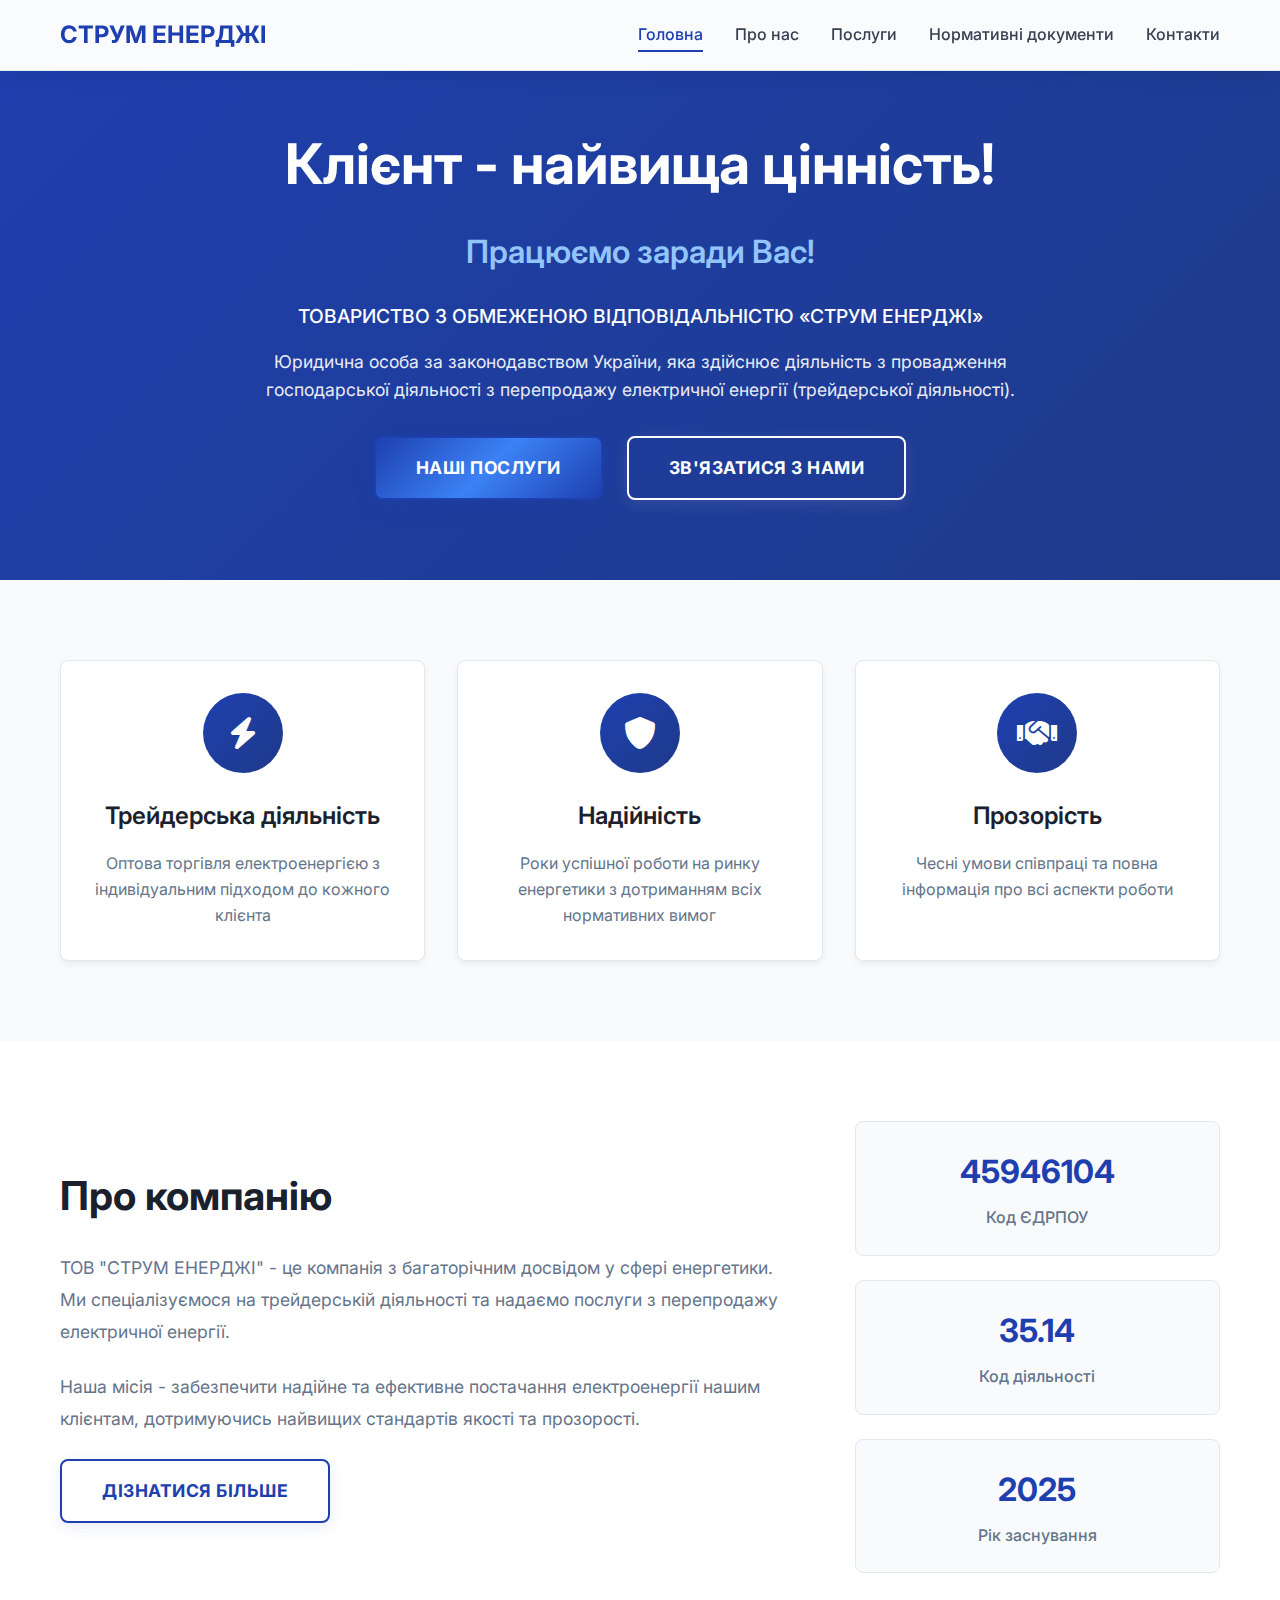
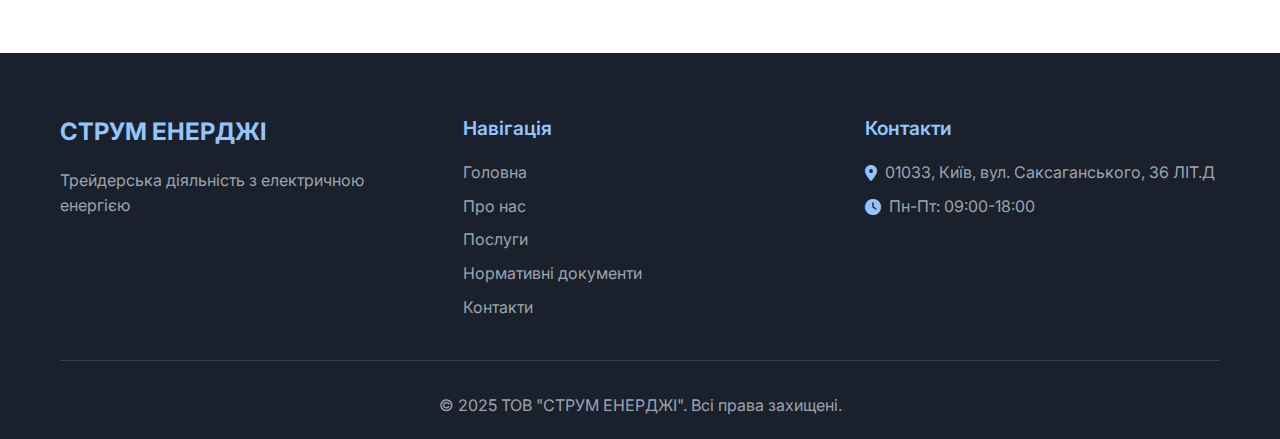
<file: index.html>
<!DOCTYPE html>
<html lang="uk">
<head>
    <meta charset="UTF-8">
    <meta name="viewport" content="width=device-width, initial-scale=1.0">
    <title>СТРУМ ЕНЕРДЖІ - Головна</title>
    <link rel="stylesheet" href="styles.css">
    <link href="https://fonts.googleapis.com/css2?family=Inter:wght@300;400;500;600;700&display=swap" rel="stylesheet">
    <link rel="stylesheet" href="https://cdnjs.cloudflare.com/ajax/libs/font-awesome/6.0.0/css/all.min.css">
</head>
<body>
    <!-- Header -->
    <header class="header">
        <nav class="navbar">
            <div class="container">
                <div class="nav-brand">
                    <h2>СТРУМ ЕНЕРДЖІ</h2>
                </div>
                <ul class="nav-menu">
                    <li><a href="index.html" class="active">Головна</a></li>
                    <li><a href="about.html">Про нас</a></li>
                    <li><a href="services.html">Послуги</a></li>
                    <li><a href="documents.html">Нормативні документи</a></li>
                    <li><a href="contact.html">Контакти</a></li>
                </ul>
                <div class="hamburger">
                    <span></span>
                    <span></span>
                    <span></span>
                </div>
            </div>
        </nav>
    </header>

    <!-- Hero Section -->
    <section class="hero">
        <div class="container">
            <div class="hero-content">
                <h1>Клієнт - найвища цінність!</h1>
                <h2>Працюємо заради Вас!</h2>
                <p class="hero-subtitle">ТОВАРИСТВО З ОБМЕЖЕНОЮ ВІДПОВІДАЛЬНІСТЮ «СТРУМ ЕНЕРДЖІ»</p>
                <p class="hero-description">Юридична особа за законодавством України, яка здійснює діяльність з провадження господарської діяльності з перепродажу електричної енергії (трейдерської діяльності).</p>
                <div class="hero-buttons">
                    <a href="services.html" class="btn btn-primary">Наші послуги</a>
                    <a href="contact.html" class="btn btn-secondary">Зв'язатися з нами</a>
                </div>
            </div>
        </div>
    </section>

    <!-- Quick Info Section -->
    <section class="quick-info">
        <div class="container">
            <div class="info-grid">
                <div class="info-card">
                    <div class="info-icon">
                        <i class="fas fa-bolt"></i>
                    </div>
                    <h3>Трейдерська діяльність</h3>
                    <p>Оптова торгівля електроенергією з індивідуальним підходом до кожного клієнта</p>
                </div>
                <div class="info-card">
                    <div class="info-icon">
                        <i class="fas fa-shield-alt"></i>
                    </div>
                    <h3>Надійність</h3>
                    <p>Роки успішної роботи на ринку енергетики з дотриманням всіх нормативних вимог</p>
                </div>
                <div class="info-card">
                    <div class="info-icon">
                        <i class="fas fa-handshake"></i>
                    </div>
                    <h3>Прозорість</h3>
                    <p>Чесні умови співпраці та повна інформація про всі аспекти роботи</p>
                </div>
            </div>
        </div>
    </section>

    <!-- Company Overview -->
    <section class="company-overview">
        <div class="container">
            <div class="overview-content">
                <div class="overview-text">
                    <h2>Про компанію</h2>
                    <p>ТОВ "СТРУМ ЕНЕРДЖІ" - це компанія з багаторічним досвідом у сфері енергетики. Ми спеціалізуємося на трейдерській діяльності та надаємо послуги з перепродажу електричної енергії.</p>
                    <p>Наша місія - забезпечити надійне та ефективне постачання електроенергії нашим клієнтам, дотримуючись найвищих стандартів якості та прозорості.</p>
                    <a href="about.html" class="btn btn-outline">Дізнатися більше</a>
                </div>
                <div class="overview-stats">
                    <div class="stat-item">
                        <h3>45946104</h3>
                        <p>Код ЄДРПОУ</p>
                    </div>
                    <div class="stat-item">
                        <h3>35.14</h3>
                        <p>Код діяльності</p>
                    </div>
                    <div class="stat-item">
                        <h3>2025</h3>
                        <p>Рік заснування</p>
                    </div>
                </div>
            </div>
        </div>
    </section>

    <!-- Footer -->
    <footer class="footer">
        <div class="container">
            <div class="footer-content">
                <div class="footer-brand">
                    <h3>СТРУМ ЕНЕРДЖІ</h3>
                    <p>Трейдерська діяльність з електричною енергією</p>
                </div>
                <div class="footer-links">
                    <h4>Навігація</h4>
                    <ul>
                        <li><a href="index.html">Головна</a></li>
                        <li><a href="about.html">Про нас</a></li>
                        <li><a href="services.html">Послуги</a></li>
                        <li><a href="documents.html">Нормативні документи</a></li>
                        <li><a href="contact.html">Контакти</a></li>
                    </ul>
                </div>
                <div class="footer-contact">
                    <h4>Контакти</h4>
                    <p><i class="fas fa-map-marker-alt"></i> 01033, Київ, вул. Саксаганського, 36 ЛІТ.Д</p>
                    <p><i class="fas fa-clock"></i> Пн-Пт: 09:00-18:00</p>
                </div>
            </div>
            <div class="footer-bottom">
                <p>&copy; 2025 ТОВ "СТРУМ ЕНЕРДЖІ". Всі права захищені.</p>
            </div>
        </div>
    </footer>

    <script src="script.js"></script>
</body>
</html>
</file>
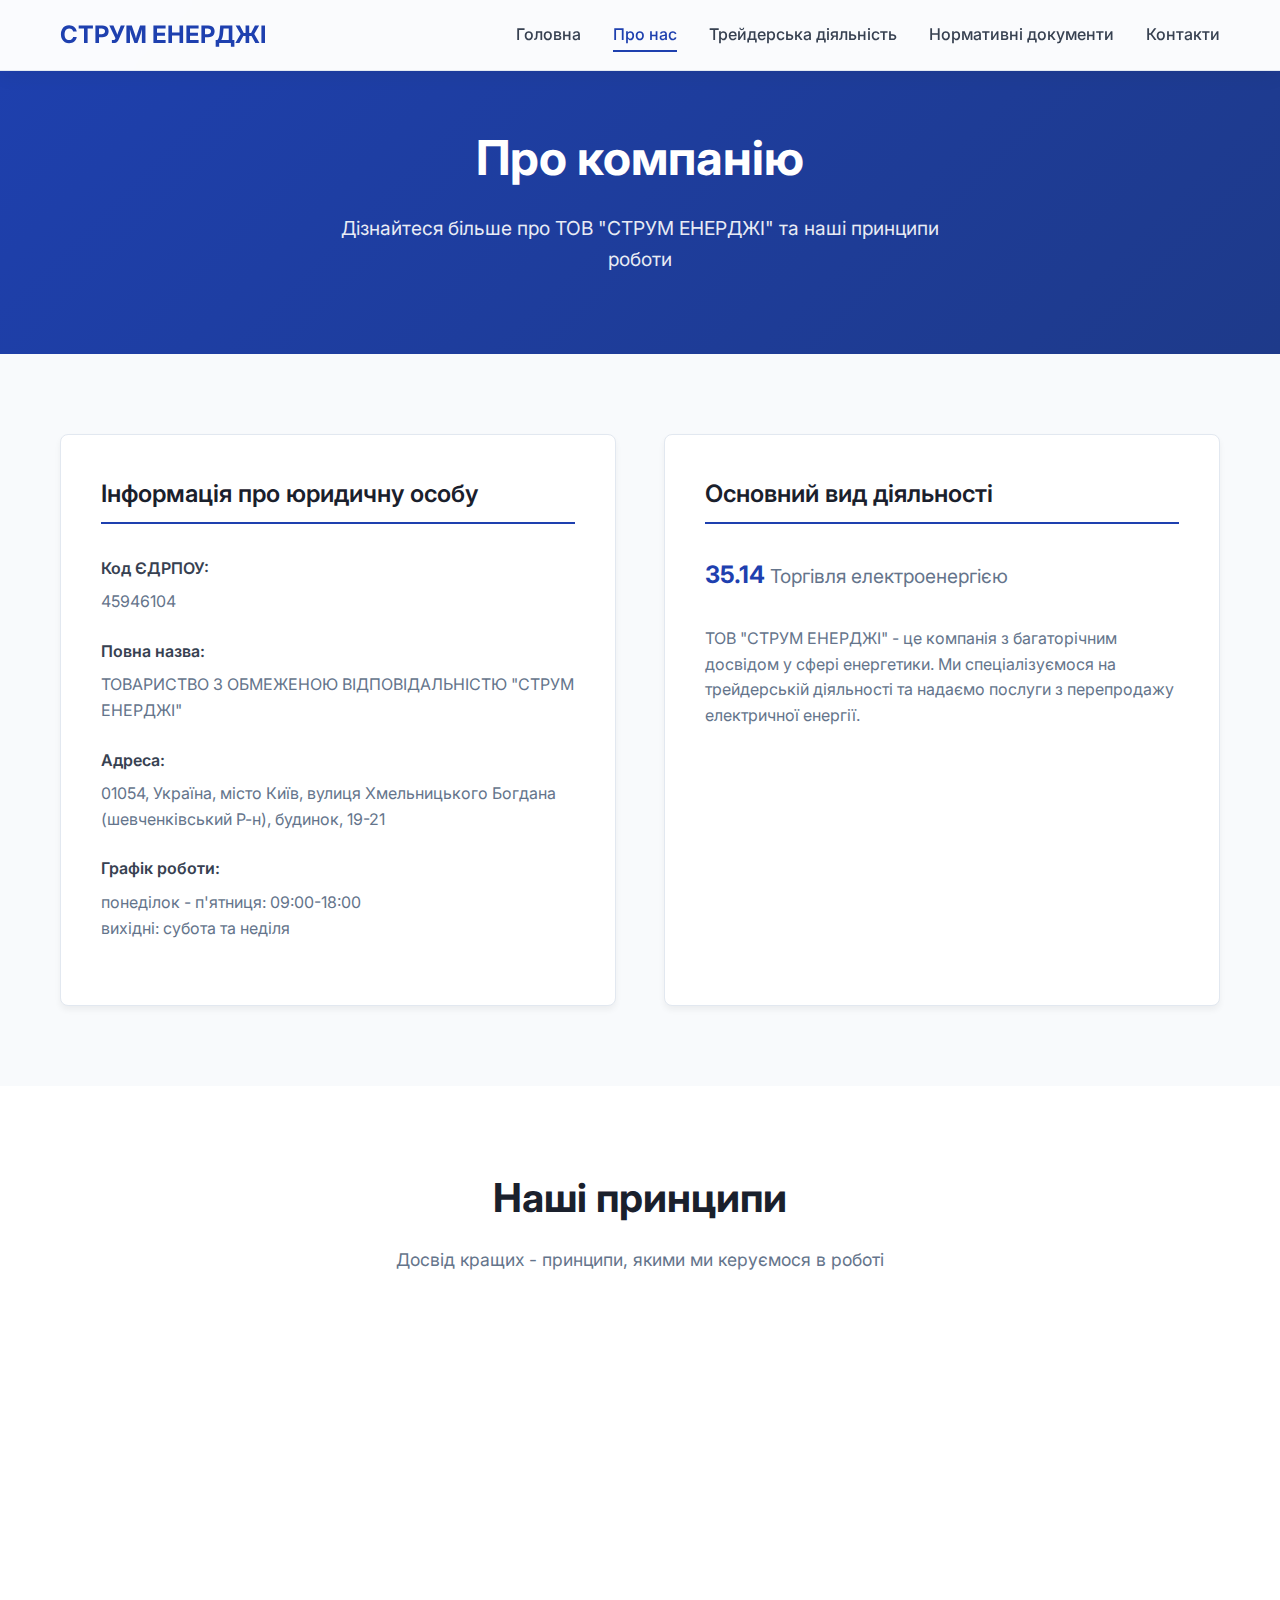
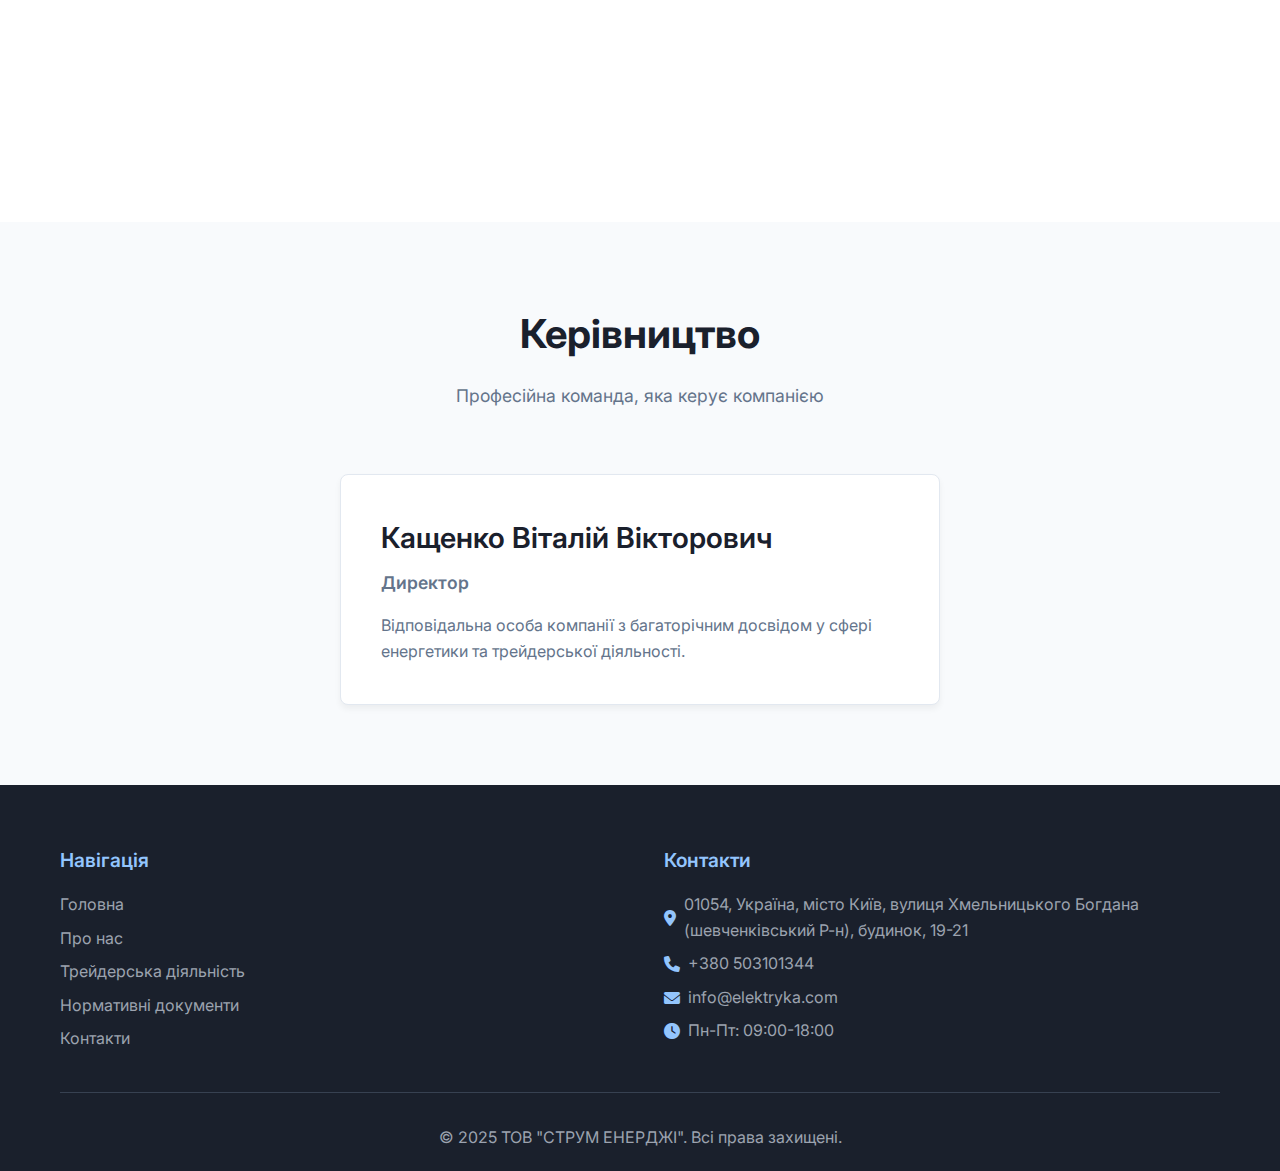
<file: about.html>
<!DOCTYPE html>
<html lang="uk">
<head>
    <meta charset="UTF-8">
    <meta name="viewport" content="width=device-width, initial-scale=1.0">
    <title>СТРУМ ЕНЕРДЖІ - Про нас</title>
    <link rel="stylesheet" href="styles.css">
    <link href="https://fonts.googleapis.com/css2?family=Inter:wght@300;400;500;600;700&display=swap" rel="stylesheet">
    <link rel="stylesheet" href="https://cdnjs.cloudflare.com/ajax/libs/font-awesome/6.0.0/css/all.min.css">
</head>
<body>
    <!-- Header -->
    <header class="header">
        <nav class="navbar">
            <div class="container">
                <div class="nav-brand">
                    <h2>СТРУМ ЕНЕРДЖІ</h2>
                </div>
                <ul class="nav-menu">
                    <li><a href="index.html">Головна</a></li>
                    <li><a href="about.html" class="active">Про нас</a></li>
                    <li><a href="services.html">Трейдерська діяльність</a></li>
                    <li><a href="documents.html">Нормативні документи</a></li>
                    <li><a href="contact.html">Контакти</a></li>
                </ul>
                <div class="hamburger">
                    <span></span>
                    <span></span>
                    <span></span>
                </div>
            </div>
        </nav>
    </header>

    <!-- Page Header -->
    <section class="page-header">
        <div class="container">
            <h1>Про компанію</h1>
            <p>Дізнайтеся більше про ТОВ "СТРУМ ЕНЕРДЖІ" та наші принципи роботи</p>
        </div>
    </section>

    <!-- Company Info -->
    <section class="company-details">
        <div class="container">
            <div class="details-grid">
                <div class="details-card">
                    <h3>Інформація про юридичну особу</h3>
                    <div class="info-item">
                        <strong>Код ЄДРПОУ:</strong>
                        <span>45946104</span>
                    </div>
                    <div class="info-item">
                        <strong>Повна назва:</strong>
                        <span>ТОВАРИСТВО З ОБМЕЖЕНОЮ ВІДПОВІДАЛЬНІСТЮ "СТРУМ ЕНЕРДЖІ"</span>
                    </div>
                    <div class="info-item">
                        <strong>Адреса:</strong>
                        <span>01054, Україна, місто Київ, вулиця Хмельницького Богдана (шевченківський Р-н), будинок, 19-21</span>
                    </div>
                    <div class="info-item">
                        <strong>Графік роботи:</strong>
                        <span>понеділок - п'ятниця: 09:00-18:00<br>вихідні: субота та неділя</span>
                    </div>
                </div>
                <div class="details-card">
                    <h3>Основний вид діяльності</h3>
                    <div class="activity-code">
                        <strong>35.14</strong> Торгівля електроенергією
                    </div>
                    <div class="company-description">
                        <p>ТОВ "СТРУМ ЕНЕРДЖІ" - це компанія з багаторічним досвідом у сфері енергетики. Ми спеціалізуємося на трейдерській діяльності та надаємо послуги з перепродажу електричної енергії.</p>
                    </div>
                </div>
            </div>
        </div>
    </section>

    <!-- Values Section -->
    <section class="values">
        <div class="container">
            <div class="section-header">
                <h2>Наші принципи</h2>
                <p>Досвід кращих - принципи, якими ми керуємося в роботі</p>
            </div>
            <div class="values-grid">
                <div class="value-card">
                    <div class="value-icon">
                        <i class="fas fa-shield-alt"></i>
                    </div>
                    <h3>Надійність</h3>
                    <p>Гарантуємо стабільність та якість послуг. Наша компанія працює відповідно до всіх нормативних вимог та стандартів енергетичної галузі.</p>
                </div>
                <div class="value-card">
                    <div class="value-icon">
                        <i class="fas fa-handshake"></i>
                    </div>
                    <h3>Чесність</h3>
                    <p>Прозорість у всіх аспектах співпраці. Ми надаємо повну інформацію про умови роботи та ціноутворення.</p>
                </div>
                <div class="value-card">
                    <div class="value-icon">
                        <i class="fas fa-chart-line"></i>
                    </div>
                    <h3>Досвід</h3>
                    <p>Роки успішної роботи на ринку енергетики. Наша команда складається з кваліфікованих фахівців з багаторічним досвідом.</p>
                </div>
                <div class="value-card">
                    <div class="value-icon">
                        <i class="fas fa-bolt"></i>
                    </div>
                    <h3>Ефективність</h3>
                    <p>Оперативне вирішення всіх питань та швидке реагування на потреби клієнтів. Ми цінуємо час наших партнерів.</p>
                </div>
            </div>
        </div>
    </section>

    <!-- Team Section -->
    <section class="team">
        <div class="container">
            <div class="section-header">
                <h2>Керівництво</h2>
                <p>Професійна команда, яка керує компанією</p>
            </div>
            <div class="team-member">
                <div class="member-info">
                    <h3>Кащенко Віталій Вікторович</h3>
                    <p class="position">Директор</p>
                    <p>Відповідальна особа компанії з багаторічним досвідом у сфері енергетики та трейдерської діяльності.</p>
                </div>
            </div>
        </div>
    </section>

    <!-- Footer -->
    <footer class="footer">
        <div class="container">
            <div class="footer-content">

                <div class="footer-links">
                    <h4>Навігація</h4>
                    <ul>
                        <li><a href="index.html">Головна</a></li>
                        <li><a href="about.html">Про нас</a></li>
                        <li><a href="services.html">Трейдерська діяльність</a></li>
                        <li><a href="documents.html">Нормативні документи</a></li>
                        <li><a href="contact.html">Контакти</a></li>
                    </ul>
                </div>
                <div class="footer-contact">
                                           <h4>Контакти</h4>
                       <p><i class="fas fa-map-marker-alt"></i> 01054, Україна, місто Київ, вулиця Хмельницького Богдана (шевченківський Р-н), будинок, 19-21</p>
                       <p><i class="fas fa-phone"></i> +380 503101344</p>
                       <p><i class="fas fa-envelope"></i> info@elektryka.com</p>
                       <p><i class="fas fa-clock"></i> Пн-Пт: 09:00-18:00</p>
                </div>
            </div>
            <div class="footer-bottom">
                <p>&copy; 2025 ТОВ "СТРУМ ЕНЕРДЖІ". Всі права захищені.</p>
            </div>
        </div>
    </footer>

    <script src="script.js"></script>
</body>
</html>
</file>
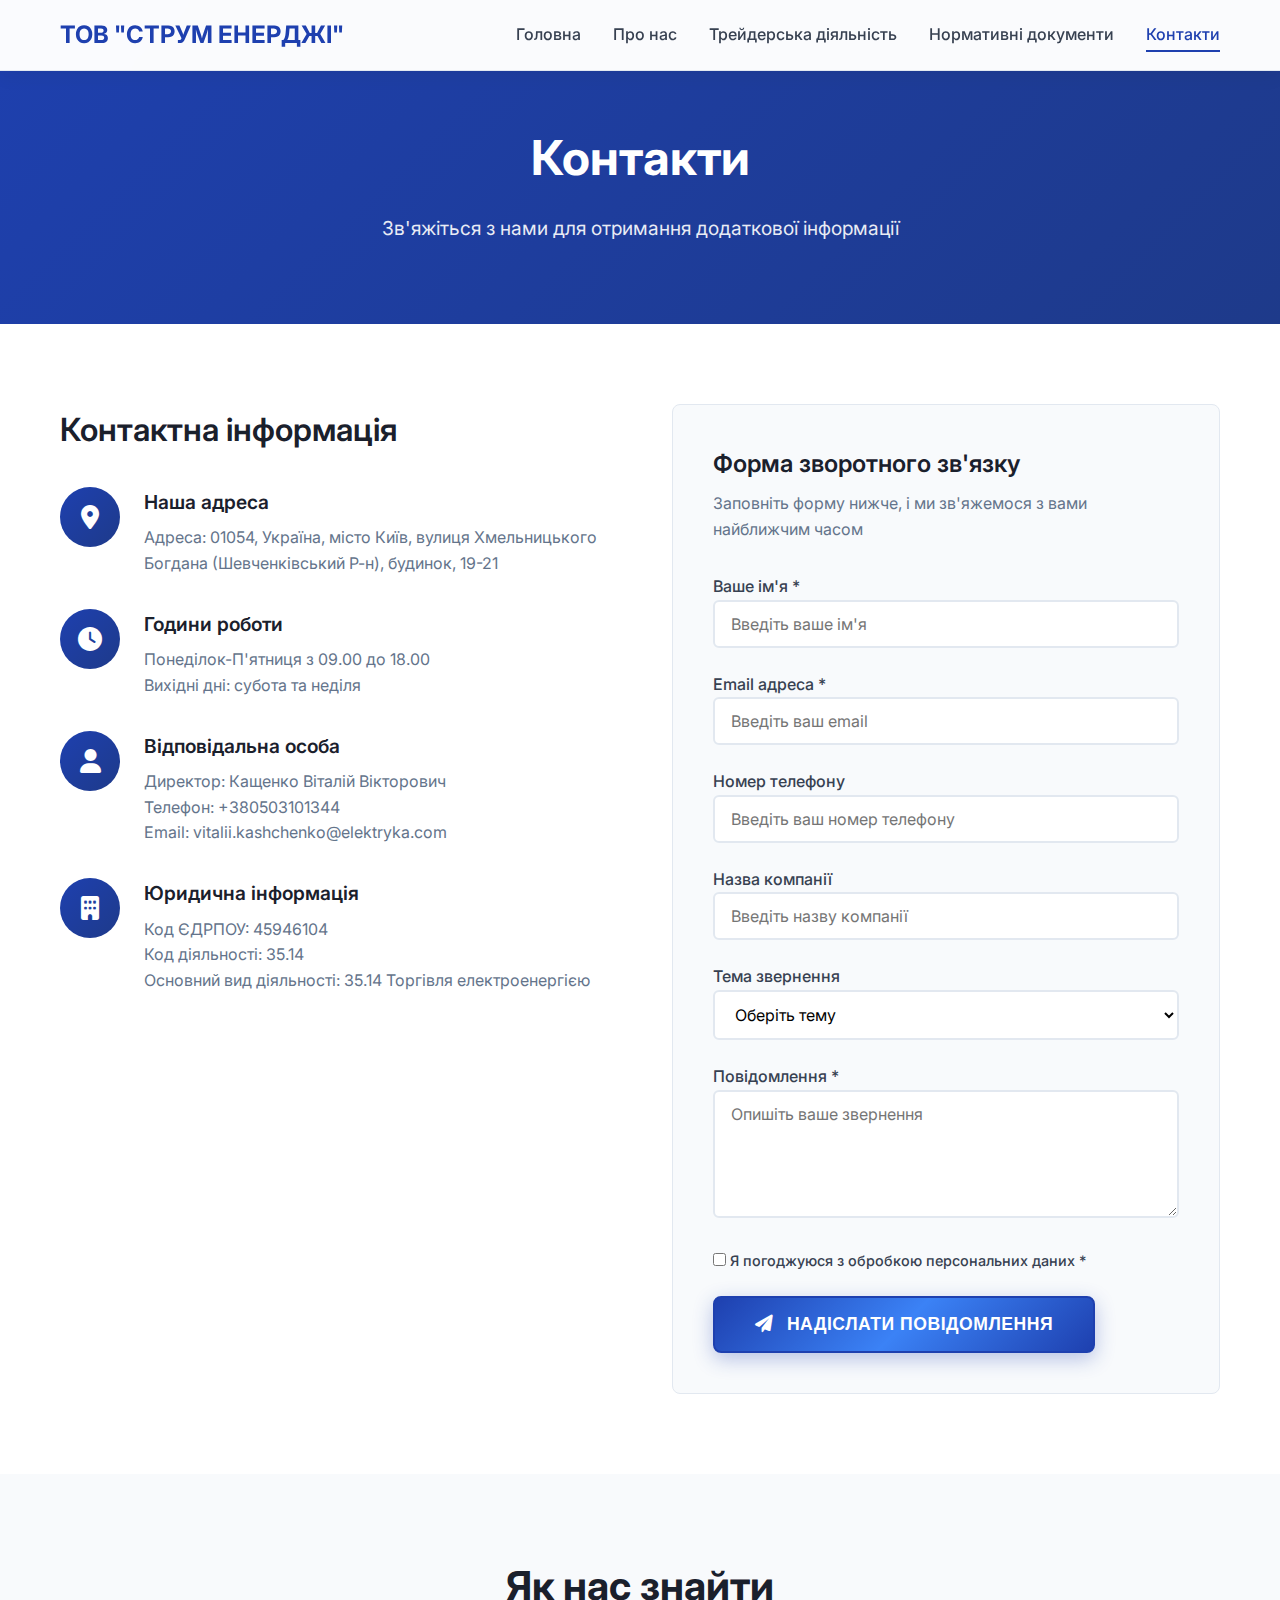
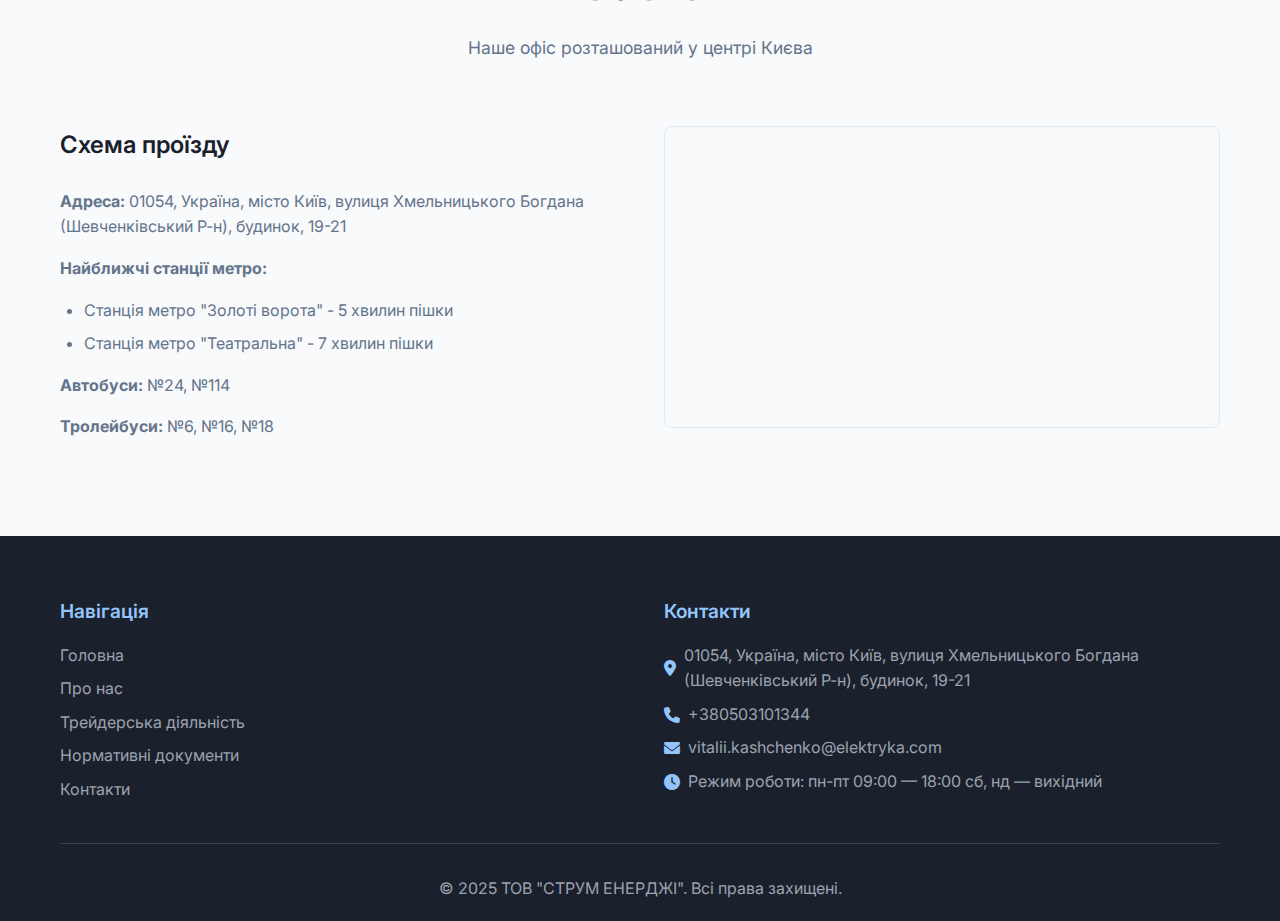
<file: contact.html>
<!DOCTYPE html>
<html lang="uk">
<head>
    <meta charset="UTF-8">
    <meta name="viewport" content="width=device-width, initial-scale=1.0">
    <title>СТРУМ ЕНЕРДЖІ - Контакти</title>
    <link rel="stylesheet" href="styles.css">
    <link href="https://fonts.googleapis.com/css2?family=Inter:wght@300;400;500;600;700&display=swap" rel="stylesheet">
    <link rel="stylesheet" href="https://cdnjs.cloudflare.com/ajax/libs/font-awesome/6.0.0/css/all.min.css">
</head>
<body>
    <!-- Header -->
    <header class="header">
        <nav class="navbar">
            <div class="container">
                <div class="nav-brand">
                    <h2>ТОВ "СТРУМ ЕНЕРДЖІ"</h2>
                </div>
                <ul class="nav-menu">
                    <li><a href="index.html">Головна</a></li>
                    <li><a href="about.html">Про нас</a></li>
                    <li><a href="services.html">Трейдерська діяльність</a></li>
                    <li><a href="documents.html">Нормативні документи</a></li>
                    <li><a href="contact.html" class="active">Контакти</a></li>
                </ul>
                <div class="hamburger">
                    <span></span>
                    <span></span>
                    <span></span>
                </div>
            </div>
        </nav>
    </header>

    <!-- Page Header -->
    <section class="page-header">
        <div class="container">
            <h1>Контакти</h1>
            <p>Зв'яжіться з нами для отримання додаткової інформації</p>
        </div>
    </section>

    <!-- Contact Section -->
    <section class="contact">
        <div class="container">
            <div class="contact-content">
                <div class="contact-info">
                    <h2>Контактна інформація</h2>
                    
                    <div class="contact-item">
                        <div class="contact-icon">
                            <i class="fas fa-map-marker-alt"></i>
                        </div>
                        <div class="contact-details">
                            <h4>Наша адреса</h4>
                            <p>Адреса:  01054, Україна, місто Київ, вулиця Хмельницького Богдана (Шевченківський Р-н), будинок, 19-21</p>
                        </div>
                    </div>
                    
                    <div class="contact-item">
                        <div class="contact-icon">
                            <i class="fas fa-clock"></i>
                        </div>
                        <div class="contact-details">
                            <h4>Години роботи</h4>
                            <p>Понеділок-П'ятниця з 09.00 до 18.00</p>
                            <p>Вихідні дні: субота та неділя</p>
                        </div>
                    </div>
                    
                    <div class="contact-item">
                        <div class="contact-icon">
                            <i class="fas fa-user"></i>
                        </div>
                        <div class="contact-details">
                            <h4>Відповідальна особа</h4>
                            <p>Директор: Кащенко Віталій Вікторович</p>
                            <p>Телефон: +380503101344</p>
                            <p>Email: vitalii.kashchenko@elektryka.com</p>
                        </div>
                    </div>
                    
                    <div class="contact-item">
                        <div class="contact-icon">
                            <i class="fas fa-building"></i>
                        </div>
                        <div class="contact-details">
                            <h4>Юридична інформація</h4>
                            <p>Код ЄДРПОУ: 45946104</p>
                            <p>Код діяльності: 35.14</p>
                            <p>Основний вид діяльності: 35.14 Торгівля електроенергією</p>
                        </div>
                    </div>
                </div>
                
                <div class="contact-form">
                    <h3>Форма зворотного зв'язку</h3>
                    <p>Заповніть форму нижче, і ми зв'яжемося з вами найближчим часом</p>
                    
                    <form action="https://formspree.io/f/mzzvjvlg" method="POST" id="contact-form">
                        <div class="form-group">
                            <label for="name">
                                Ваше ім'я *
                                <input type="text" id="name" name="name" placeholder="Введіть ваше ім'я" required>
                            </label>
                        </div>
                        
                        <div class="form-group">
                            <label for="email">
                                Email адреса *
                                <input type="email" id="email" name="email" placeholder="Введіть ваш email" required>
                            </label>
                        </div>
                        
                        <div class="form-group">
                            <label for="phone">
                                Номер телефону
                                <input type="tel" id="phone" name="phone" placeholder="Введіть ваш номер телефону">
                            </label>
                        </div>
                        
                        <div class="form-group">
                            <label for="company">
                                Назва компанії
                                <input type="text" id="company" name="company" placeholder="Введіть назву компанії">
                            </label>
                        </div>
                        
                        <div class="form-group">
                            <label for="subject">
                                Тема звернення
                                <select id="subject" name="subject">
                                    <option value="">Оберіть тему</option>
                                    <option value="consultation">Консультація</option>
                                    <option value="cooperation">Співпраця</option>
                                    <option value="pricing">Питання щодо цін</option>
                                    <option value="technical">Технічні питання</option>
                                    <option value="other">Інше</option>
                                </select>
                            </label>
                        </div>
                        
                        <div class="form-group">
                            <label for="message">
                                Повідомлення *
                                <textarea id="message" name="message" placeholder="Опишіть ваше звернення" rows="5" required></textarea>
                            </label>
                        </div>
                        
                        <div class="form-group">
                            <label class="checkbox-label">
                                <input type="checkbox" name="privacy" required>
                                <span class="checkmark"></span>
                                Я погоджуюся з обробкою персональних даних *
                            </label>
                        </div>
                        
                        <button type="submit" class="btn btn-primary">
                            <i class="fas fa-paper-plane"></i>
                            Надіслати повідомлення
                        </button>
                        
                        <div id="form-status" class="form-status"></div>
                    </form>
                </div>
            </div>
        </div>
    </section>

    <!-- Map Section -->
    <section class="map-section">
        <div class="container">
            <div class="section-header">
                <h2>Як нас знайти</h2>
                <p>Наше офіс розташований у центрі Києва</p>
            </div>
            <div class="map-info">
                <div class="map-details">
                    <h3>Схема проїзду</h3>
                    <p><strong>Адреса:</strong> 01054, Україна, місто Київ, вулиця Хмельницького Богдана (Шевченківський Р-н), будинок, 19-21</p>
                    <p><strong>Найближчі станції метро:</strong></p>
                    <ul>
                        <li>Станція метро "Золоті ворота" - 5 хвилин пішки</li>
                        <li>Станція метро "Театральна" - 7 хвилин пішки</li>
                    </ul>
                    <p><strong>Автобуси:</strong> №24, №114</p>
                    <p><strong>Тролейбуси:</strong> №6, №16, №18</p>
                </div>
                <div class="map-placeholder">
                    <div class="map-frame">
                        <iframe src="https://www.google.com/maps/embed?pb=!1m16!1m12!1m3!1d2540.758453307348!2d30.493001005532786!3d50.44559969084092!2m3!1f0!2f0!3f0!3m2!1i1024!2i768!4f13.1!2m1!1z0LLRg9C70LjRhtGPINCh0LDQutGB0LDQs9Cw0L3RgdGM0LrQvtCz0L4sINCx0YPQtNC40L3QvtC6LCAzNiA!5e0!3m2!1sru!2sua!4v1754402701394!5m2!1sru!2sua" width="600" height="450" style="border:0;" allowfullscreen="" loading="lazy" referrerpolicy="no-referrer-when-downgrade"></iframe>
                    </div>
                </div>
            </div>
        </div>
    </section>

    <!-- Footer -->
    <footer class="footer">
        <div class="container">
            <div class="footer-content">

                <div class="footer-links">
                    <h4>Навігація</h4>
                    <ul>
                        <li><a href="index.html">Головна</a></li>
                        <li><a href="about.html">Про нас</a></li>
                        <li><a href="services.html">Трейдерська діяльність</a></li>
                        <li><a href="documents.html">Нормативні документи</a></li>
                        <li><a href="contact.html">Контакти</a></li>
                    </ul>
                </div>
                <div class="footer-contact">
                                           <h4>Контакти</h4>
                       <p><i class="fas fa-map-marker-alt"></i> 01054, Україна, місто Київ, вулиця Хмельницького Богдана (Шевченківський Р-н), будинок, 19-21</p>
                       <p><i class="fas fa-phone"></i> +380503101344</p>
                       <p><i class="fas fa-envelope"></i> vitalii.kashchenko@elektryka.com</p>
                       <p><i class="fas fa-clock"></i> Режим роботи: пн-пт 09:00 — 18:00 сб, нд — вихідний</p>
                </div>
            </div>
            <div class="footer-bottom">
                <p>&copy; 2025 ТОВ "СТРУМ ЕНЕРДЖІ". Всі права захищені.</p>
            </div>
        </div>
    </footer>

    <script src="script.js"></script>
</body>
</html>
</file>
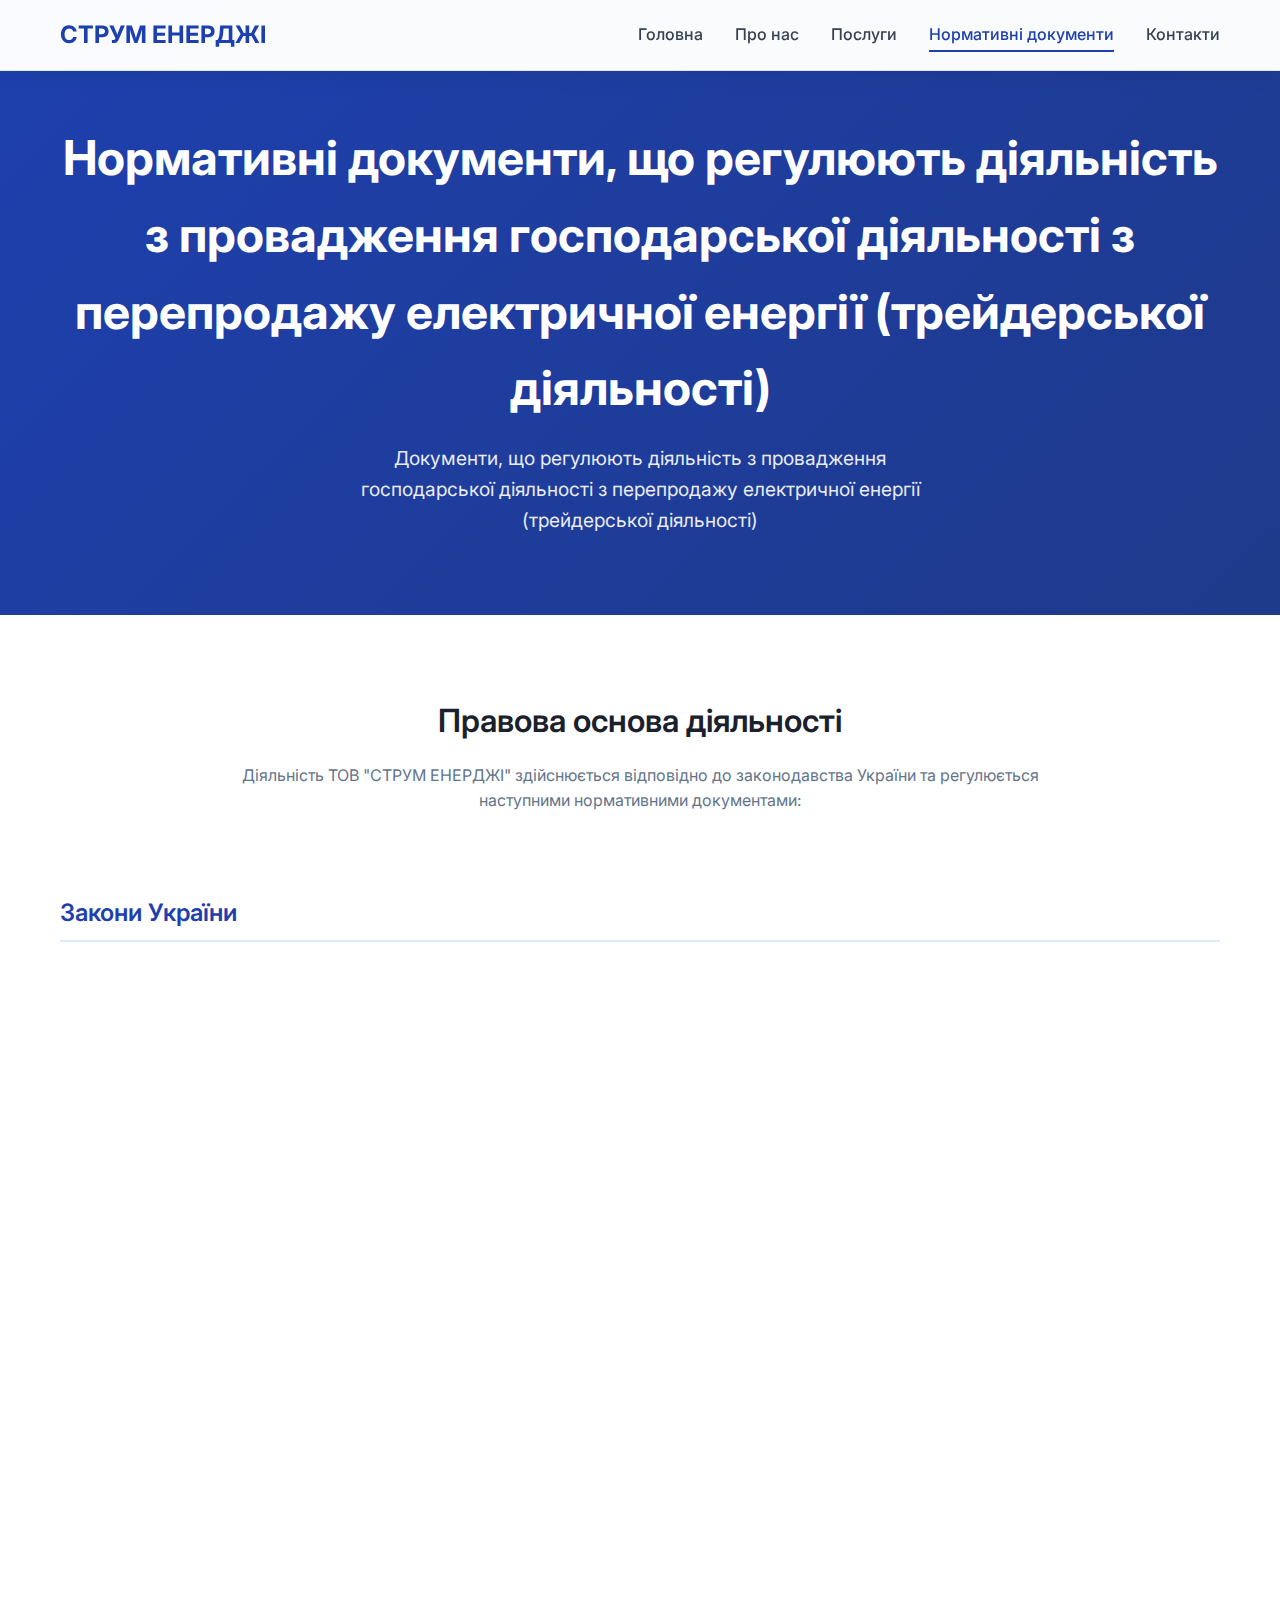
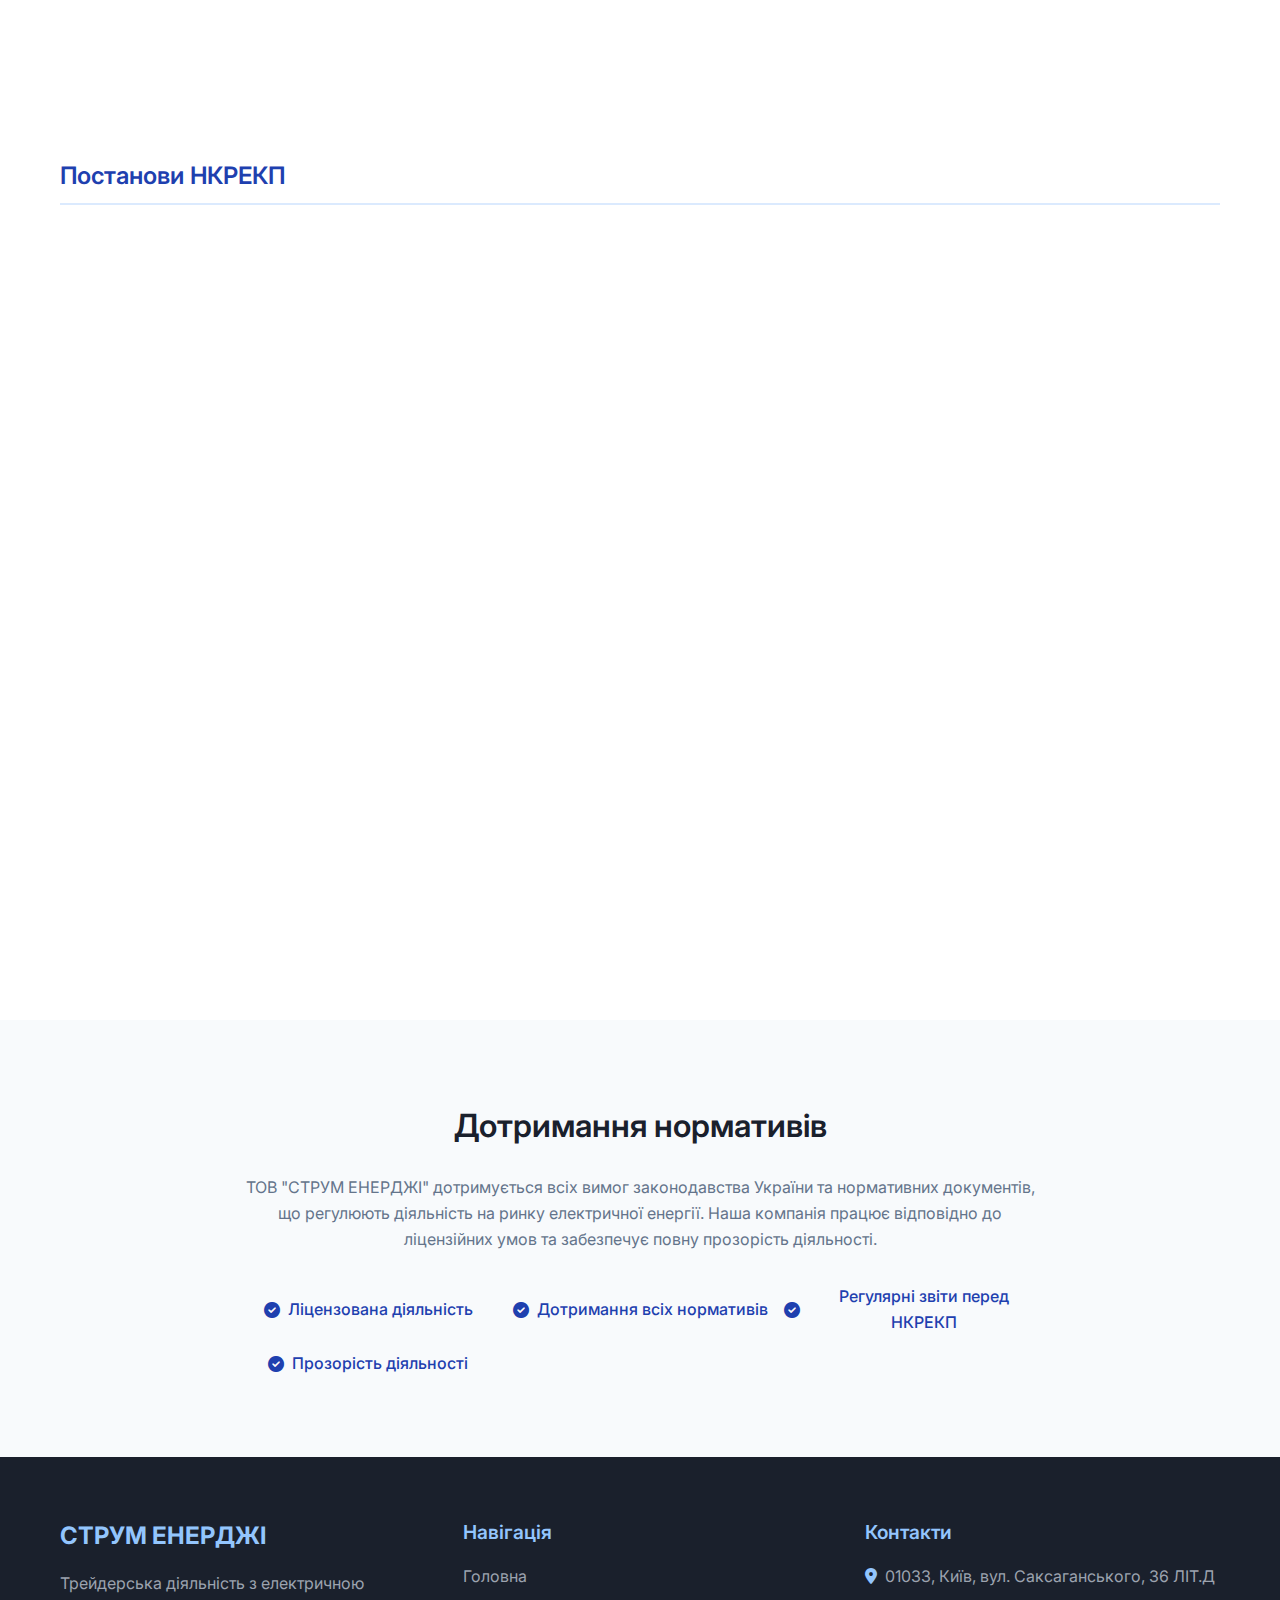
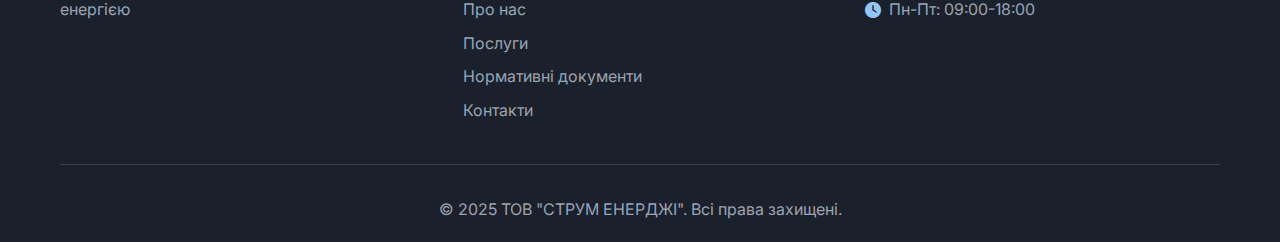
<file: documents.html>
<!DOCTYPE html>
<html lang="uk">
<head>
    <meta charset="UTF-8">
    <meta name="viewport" content="width=device-width, initial-scale=1.0">
    <title>СТРУМ ЕНЕРДЖІ - Документи</title>
    <link rel="stylesheet" href="styles.css">
    <link href="https://fonts.googleapis.com/css2?family=Inter:wght@300;400;500;600;700&display=swap" rel="stylesheet">
    <link rel="stylesheet" href="https://cdnjs.cloudflare.com/ajax/libs/font-awesome/6.0.0/css/all.min.css">
</head>
<body>
    <!-- Header -->
    <header class="header">
        <nav class="navbar">
            <div class="container">
                <div class="nav-brand">
                    <h2>СТРУМ ЕНЕРДЖІ</h2>
                </div>
                <ul class="nav-menu">
                    <li><a href="index.html">Головна</a></li>
                    <li><a href="about.html">Про нас</a></li>
                    <li><a href="services.html">Послуги</a></li>
                    <li><a href="documents.html" class="active">Нормативні документи</a></li>
                    <li><a href="contact.html">Контакти</a></li>
                </ul>
                <div class="hamburger">
                    <span></span>
                    <span></span>
                    <span></span>
                </div>
            </div>
        </nav>
    </header>

    <!-- Page Header -->
    <section class="page-header">
        <div class="container">
            <h1>Нормативні документи, що регулюють діяльність з провадження господарської діяльності з перепродажу електричної енергії (трейдерської діяльності)</h1>
            <p>Документи, що регулюють діяльність з провадження господарської діяльності з перепродажу електричної енергії (трейдерської діяльності)</p>
        </div>
    </section>

    <!-- Documents Section -->
    <section class="documents">
        <div class="container">
            <div class="documents-intro">
                <h2>Правова основа діяльності</h2>
                <p>Діяльність ТОВ "СТРУМ ЕНЕРДЖІ" здійснюється відповідно до законодавства України та регулюється наступними нормативними документами:</p>
            </div>
            
            <div class="documents-grid">
                <h3 class="documents-section-title">Закони України</h3>
                
                <div class="document-item">
                    <div class="document-icon">
                        <i class="fas fa-gavel"></i>
                    </div>
                    <div class="document-content">
                        <h3>ЗАКОН УКРАЇНИ "Про ринок електричної енергії"</h3>
                        <p>Основний законодавчий акт, що регулює діяльність на ринку електричної енергії України</p>
                        <a href="https://zakon.rada.gov.ua/laws/show/2019-19#Text" target="_blank" class="document-link">Переглянути документ</a>
                    </div>
                </div>
                
                <div class="document-item">
                    <div class="document-icon">
                        <i class="fas fa-balance-scale"></i>
                    </div>
                    <div class="document-content">
                        <h3>ЗАКОН УКРАЇНИ "Про захист економічної конкуренції"</h3>
                        <p>Законодавчий акт, що забезпечує захист конкуренції на ринку енергетики</p>
                        <a href="https://zakon.rada.gov.ua/laws/show/2210-14#Text" target="_blank" class="document-link">Переглянути документ</a>
                    </div>
                </div>
                
                <div class="document-item">
                    <div class="document-icon">
                        <i class="fas fa-user-shield"></i>
                    </div>
                    <div class="document-content">
                        <h3>ЗАКОН УКРАЇНИ "Про захист персональних даних"</h3>
                        <p>Регулює порядок обробки та захисту персональних даних клієнтів</p>
                        <a href="https://zakon.rada.gov.ua/laws/show/2297-17#Text" target="_blank" class="document-link">Переглянути документ</a>
                    </div>
                </div>
                
                <div class="document-item">
                    <div class="document-icon">
                        <i class="fas fa-building"></i>
                    </div>
                    <div class="document-content">
                        <h3>ЗАКОН УКРАЇНИ "Про Національну комісію, що здійснює державне регулювання у сферах енергетики та комунальних послуг"</h3>
                        <p>Визначає повноваження та порядок діяльності НКРЕКП</p>
                        <a href="https://zakon.rada.gov.ua/laws/show/1540-19#Text" target="_blank" class="document-link">Переглянути документ</a>
                    </div>
                </div>
                
                <div class="document-item">
                    <div class="document-icon">
                        <i class="fas fa-info-circle"></i>
                    </div>
                    <div class="document-content">
                        <h3>ЗАКОН УКРАЇНИ "Про особливості доступу до інформації у сферах постачання електричної енергії, природного газу, теплопостачання, централізованого постачання гарячої води, централізованого питного водопостачання та водовідведення"</h3>
                        <p>Регулює порядок надання інформації про діяльність у сфері енергетики</p>
                        <a href="https://zakon.rada.gov.ua/laws/show/887-19#Text" target="_blank" class="document-link">Переглянути документ</a>
                    </div>
                </div>
                
                <h3 class="documents-section-title">Постанови НКРЕКП</h3>
                
                <div class="document-item">
                    <div class="document-icon">
                        <i class="fas fa-file-contract"></i>
                    </div>
                    <div class="document-content">
                        <h3>Постанова НКРЕКП "Про затвердження правил ринку"</h3>
                        <p>Визначає правила функціонування ринку електричної енергії</p>
                        <a href="https://zakon.rada.gov.ua/laws/show/v0307874-18#Text" target="_blank" class="document-link">Переглянути документ</a>
                    </div>
                </div>
                
                <div class="document-item">
                    <div class="document-icon">
                        <i class="fas fa-certificate"></i>
                    </div>
                    <div class="document-content">
                        <h3>Постанова НКРЕКП "Про затвердження Ліцензійних умов провадження господарської діяльності з постачання електричної енергії споживачу"</h3>
                        <p>Визначає умови ліцензування діяльності з постачання електроенергії</p>
                        <a href="https://zakon.rada.gov.ua/laws/show/v1469874-17#Text" target="_blank" class="document-link">Переглянути документ</a>
                    </div>
                </div>
                
                <div class="document-item">
                    <div class="document-icon">
                        <i class="fas fa-network-wired"></i>
                    </div>
                    <div class="document-content">
                        <h3>Постанова НКРЕКП "Про затвердження Кодексу системи передачі"</h3>
                        <p>Регулює порядок використання системи передачі електричної енергії</p>
                        <a href="https://zakon.rada.gov.ua/laws/show/v0309874-18#Text" target="_blank" class="document-link">Переглянути документ</a>
                    </div>
                </div>
                
                <div class="document-item">
                    <div class="document-icon">
                        <i class="fas fa-calculator"></i>
                    </div>
                    <div class="document-content">
                        <h3>Постанова НКРЕКП "Про затвердження Кодексу комерційного обліку електричної енергії"</h3>
                        <p>Визначає порядок комерційного обліку електроенергії</p>
                        <a href="https://zakon.rada.gov.ua/laws/show/v0311874-18#Text" target="_blank" class="document-link">Переглянути документ</a>
                    </div>
                </div>
                
                <div class="document-item">
                    <div class="document-icon">
                        <i class="fas fa-calendar-alt"></i>
                    </div>
                    <div class="document-content">
                        <h3>Постанова НКРЕКП "Про затвердження Правил ринку "на добу наперед" та внутрішньодобового ринку"</h3>
                        <p>Регулює порядок торгівлі електроенергією на ринках "на добу наперед" та внутрішньодобовому</p>
                        <a href="https://zakon.rada.gov.ua/laws/show/v0308874-18#Text" target="_blank" class="document-link">Переглянути документ</a>
                    </div>
                </div>
                
                <div class="document-item">
                    <div class="document-icon">
                        <i class="fas fa-exchange-alt"></i>
                    </div>
                    <div class="document-content">
                        <h3>Постанова НКРЕКП "Про затвердження Ліцензійних умов провадження господарської діяльності з перепродажу електричної енергії (трейдерської діяльності)"</h3>
                        <p>Визначає умови ліцензування трейдерської діяльності</p>
                        <a href="https://zakon.rada.gov.ua/laws/show/v1468874-17#Text" target="_blank" class="document-link">Переглянути документ</a>
                    </div>
                </div>
            </div>
        </div>
    </section>

    <!-- Compliance Section -->
    <section class="compliance">
        <div class="container">
            <div class="compliance-content">
                <h2>Дотримання нормативів</h2>
                <p>ТОВ "СТРУМ ЕНЕРДЖІ" дотримується всіх вимог законодавства України та нормативних документів, що регулюють діяльність на ринку електричної енергії. Наша компанія працює відповідно до ліцензійних умов та забезпечує повну прозорість діяльності.</p>
                
                <div class="compliance-features">
                    <div class="compliance-item">
                        <i class="fas fa-check-circle"></i>
                        <span>Ліцензована діяльність</span>
                    </div>
                    <div class="compliance-item">
                        <i class="fas fa-check-circle"></i>
                        <span>Дотримання всіх нормативів</span>
                    </div>
                    <div class="compliance-item">
                        <i class="fas fa-check-circle"></i>
                        <span>Регулярні звіти перед НКРЕКП</span>
                    </div>
                    <div class="compliance-item">
                        <i class="fas fa-check-circle"></i>
                        <span>Прозорість діяльності</span>
                    </div>
                </div>
            </div>
        </div>
    </section>

    <!-- Footer -->
    <footer class="footer">
        <div class="container">
            <div class="footer-content">
                <div class="footer-brand">
                    <h3>СТРУМ ЕНЕРДЖІ</h3>
                    <p>Трейдерська діяльність з електричною енергією</p>
                </div>
                <div class="footer-links">
                    <h4>Навігація</h4>
                    <ul>
                        <li><a href="index.html">Головна</a></li>
                        <li><a href="about.html">Про нас</a></li>
                        <li><a href="services.html">Послуги</a></li>
                        <li><a href="documents.html">Нормативні документи</a></li>
                        <li><a href="contact.html">Контакти</a></li>
                    </ul>
                </div>
                <div class="footer-contact">
                    <h4>Контакти</h4>
                    <p><i class="fas fa-map-marker-alt"></i> 01033, Київ, вул. Саксаганського, 36 ЛІТ.Д</p>
                    <p><i class="fas fa-clock"></i> Пн-Пт: 09:00-18:00</p>
                </div>
            </div>
            <div class="footer-bottom">
                <p>&copy; 2025 ТОВ "СТРУМ ЕНЕРДЖІ". Всі права захищені.</p>
            </div>
        </div>
    </footer>

    <script src="script.js"></script>
</body>
</html>
</file>
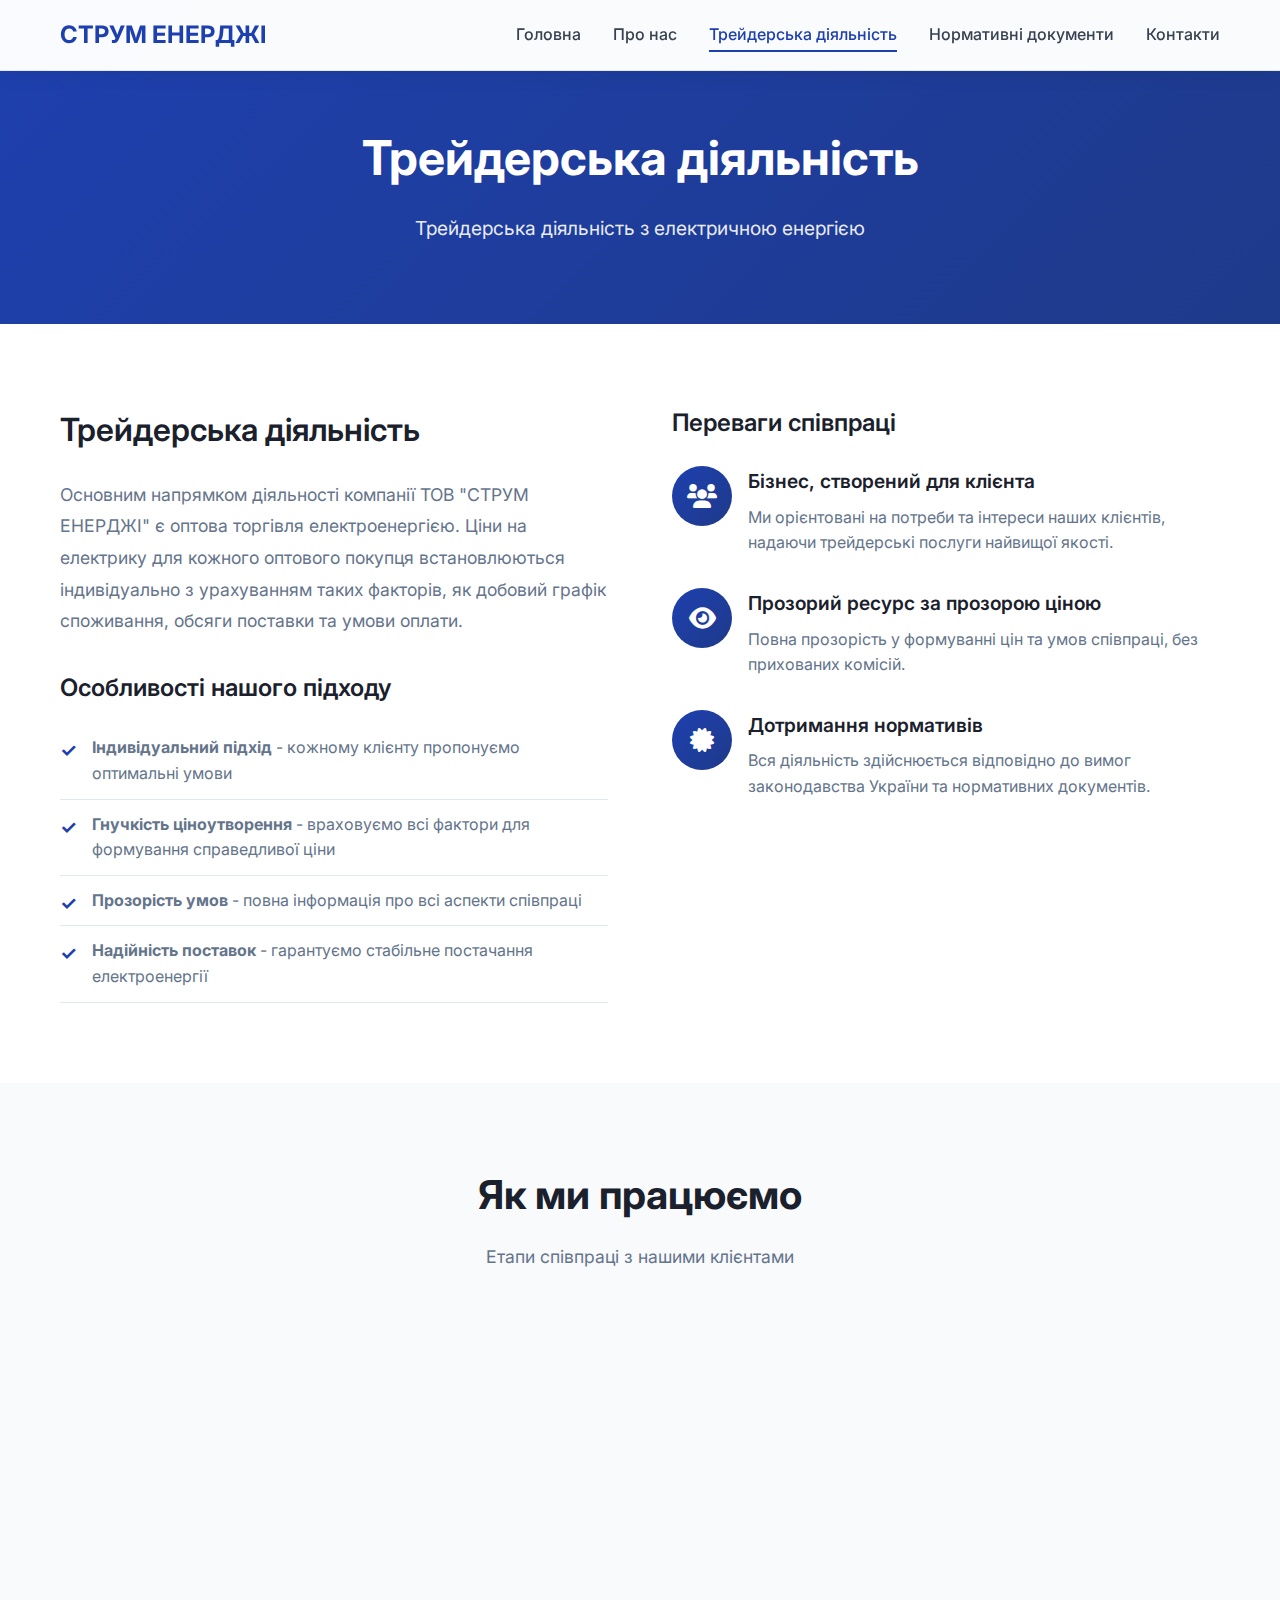
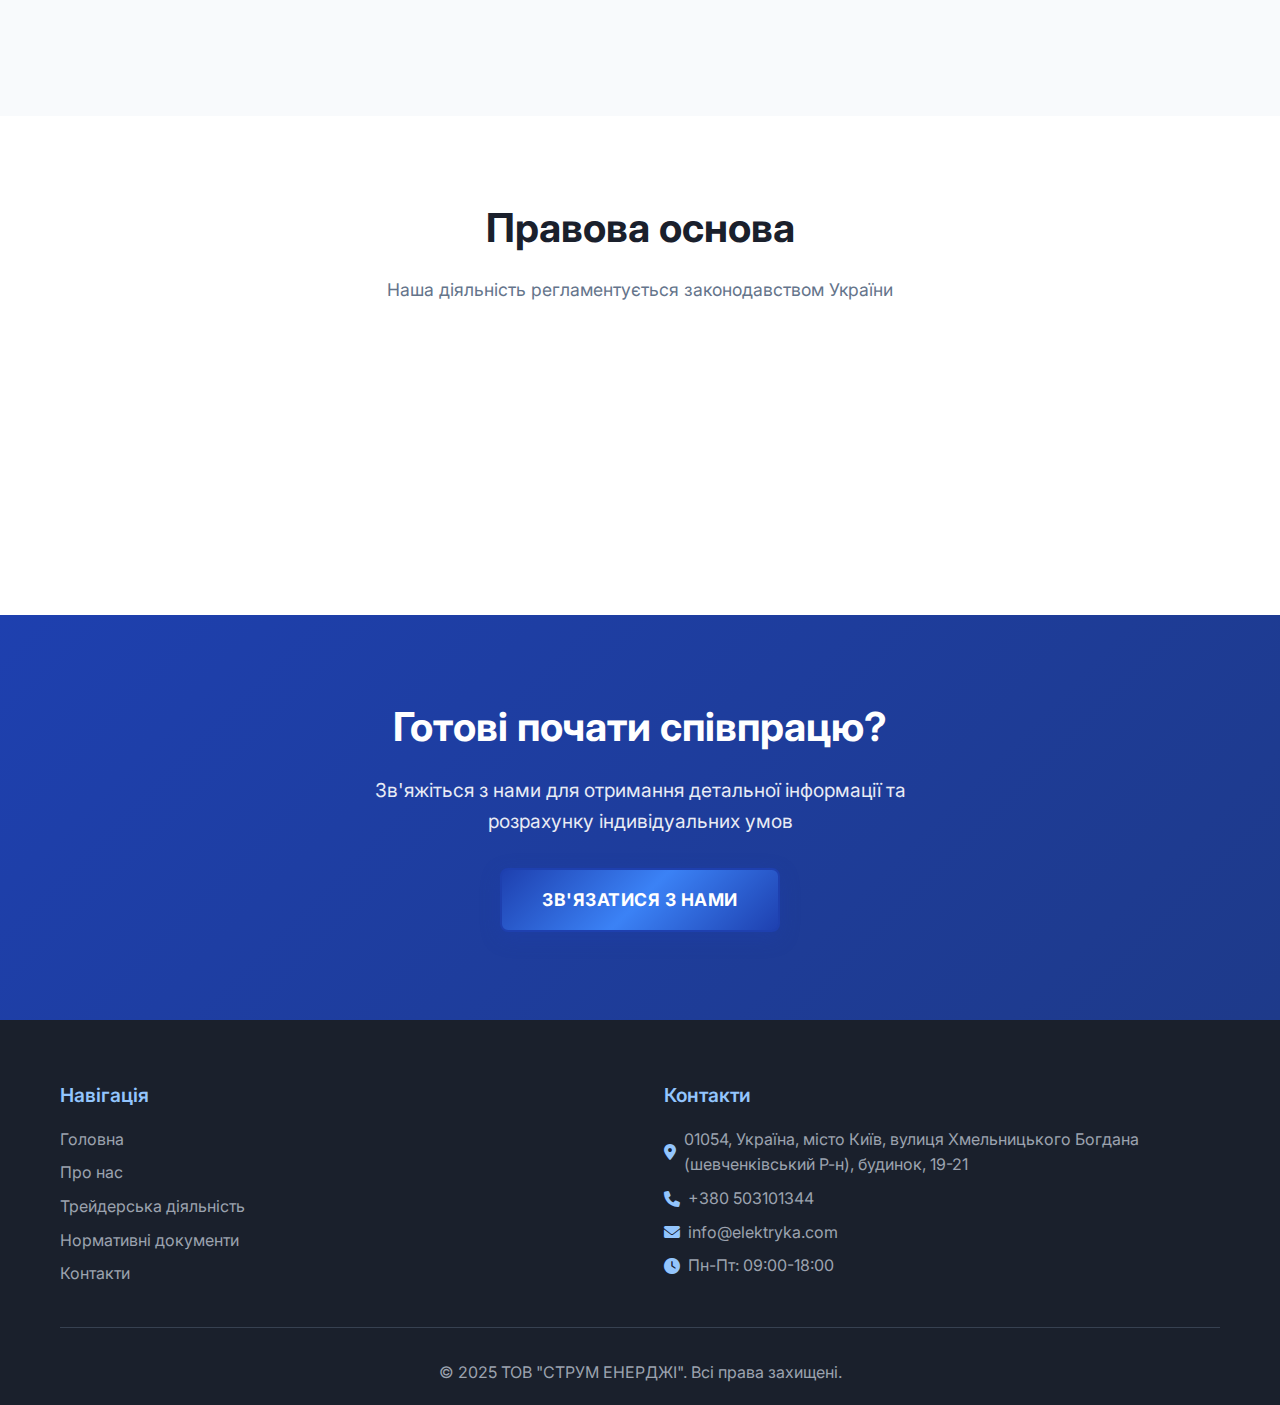
<file: services.html>
<!DOCTYPE html>
<html lang="uk">
<head>
    <meta charset="UTF-8">
    <meta name="viewport" content="width=device-width, initial-scale=1.0">
    <title>СТРУМ ЕНЕРДЖІ - Трейдерська діяльність</title>
    <link rel="stylesheet" href="styles.css">
    <link href="https://fonts.googleapis.com/css2?family=Inter:wght@300;400;500;600;700&display=swap" rel="stylesheet">
    <link rel="stylesheet" href="https://cdnjs.cloudflare.com/ajax/libs/font-awesome/6.0.0/css/all.min.css">
</head>
<body>
    <!-- Header -->
    <header class="header">
        <nav class="navbar">
            <div class="container">
                <div class="nav-brand">
                    <h2>СТРУМ ЕНЕРДЖІ</h2>
                </div>
                <ul class="nav-menu">
                    <li><a href="index.html">Головна</a></li>
                    <li><a href="about.html">Про нас</a></li>
                    <li><a href="services.html" class="active">Трейдерська діяльність</a></li>
                    <li><a href="documents.html">Нормативні документи</a></li>
                    <li><a href="contact.html">Контакти</a></li>
                </ul>
                <div class="hamburger">
                    <span></span>
                    <span></span>
                    <span></span>
                </div>
            </div>
        </nav>
    </header>

    <!-- Page Header -->
    <section class="page-header">
        <div class="container">
            <h1>Трейдерська діяльність</h1>
            <p>Трейдерська діяльність з електричною енергією</p>
        </div>
    </section>

    <!-- Main Service -->
    <section class="main-service">
        <div class="container">
            <div class="service-content">
                <div class="service-info">
                    <h2>Трейдерська діяльність</h2>
                    <p class="service-description">Основним напрямком діяльності компанії ТОВ "СТРУМ ЕНЕРДЖІ" є оптова торгівля електроенергією. Ціни на електрику для кожного оптового покупця встановлюються індивідуально з урахуванням таких факторів, як добовий графік споживання, обсяги поставки та умови оплати.</p>
                    
                    <div class="service-features">
                        <h3>Особливості нашого підходу</h3>
                        <ul>
                            <li><strong>Індивідуальний підхід</strong> - кожному клієнту пропонуємо оптимальні умови</li>
                            <li><strong>Гнучкість ціноутворення</strong> - враховуємо всі фактори для формування справедливої ціни</li>
                            <li><strong>Прозорість умов</strong> - повна інформація про всі аспекти співпраці</li>
                            <li><strong>Надійність поставок</strong> - гарантуємо стабільне постачання електроенергії</li>
                        </ul>
                    </div>
                </div>
                
                <div class="service-advantages">
                    <h3>Переваги співпраці</h3>
                    <div class="advantage-item">
                        <div class="advantage-icon">
                            <i class="fas fa-users"></i>
                        </div>
                        <div class="advantage-content">
                            <h4>Бізнес, створений для клієнта</h4>
                            <p>Ми орієнтовані на потреби та інтереси наших клієнтів, надаючи трейдерські послуги найвищої якості.</p>
                        </div>
                    </div>
                    
                    <div class="advantage-item">
                        <div class="advantage-icon">
                            <i class="fas fa-eye"></i>
                        </div>
                        <div class="advantage-content">
                            <h4>Прозорий ресурс за прозорою ціною</h4>
                            <p>Повна прозорість у формуванні цін та умов співпраці, без прихованих комісій.</p>
                        </div>
                    </div>
                    
                    <div class="advantage-item">
                        <div class="advantage-icon">
                            <i class="fas fa-certificate"></i>
                        </div>
                        <div class="advantage-content">
                            <h4>Дотримання нормативів</h4>
                            <p>Вся діяльність здійснюється відповідно до вимог законодавства України та нормативних документів.</p>
                        </div>
                    </div>
                </div>
            </div>
        </div>
    </section>

    <!-- Service Process -->
    <section class="service-process">
        <div class="container">
            <div class="section-header">
                <h2>Як ми працюємо</h2>
                <p>Етапи співпраці з нашими клієнтами</p>
            </div>
            <div class="process-steps">
                <div class="step">
                    <div class="step-number">1</div>
                    <h3>Консультація</h3>
                    <p>Безкоштовна консультація та аналіз потреб клієнта</p>
                </div>
                <div class="step">
                    <div class="step-number">2</div>
                    <h3>Розрахунок</h3>
                    <p>Індивідуальний розрахунок цін з урахуванням всіх факторів</p>
                </div>
                <div class="step">
                    <div class="step-number">3</div>
                    <h3>Угода</h3>
                    <p>Підписання договору на прозорих умовах</p>
                </div>
                <div class="step">
                    <div class="step-number">4</div>
                    <h3>Постачання</h3>
                    <p>Надійне та стабільне постачання електроенергії</p>
                </div>
            </div>
        </div>
    </section>

    <!-- Legal Basis -->
    <section class="legal-basis">
        <div class="container">
            <div class="section-header">
                <h2>Правова основа</h2>
                <p>Наша діяльність регламентується законодавством України</p>
            </div>
            <div class="legal-content">
                <div class="legal-item">
                    <h3>Код діяльності</h3>
                    <p><strong>35.14</strong> - Торгівля електроенергією</p>
                </div>
                <div class="legal-item">
                    <h3>Ліцензійні вимоги</h3>
                    <p>Діяльність здійснюється відповідно до ліцензійних умов НКРЕКП</p>
                </div>
                <div class="legal-item">
                    <h3>Нормативна база</h3>
                    <p>Дотримання всіх вимог Закону "Про ринок електричної енергії"</p>
                </div>
            </div>
        </div>
    </section>

    <!-- CTA Section -->
    <section class="cta-section">
        <div class="container">
            <div class="cta-content">
                <h2>Готові почати співпрацю?</h2>
                <p>Зв'яжіться з нами для отримання детальної інформації та розрахунку індивідуальних умов</p>
                <a href="contact.html" class="btn btn-primary">Зв'язатися з нами</a>
            </div>
        </div>
    </section>

    <!-- Footer -->
    <footer class="footer">
        <div class="container">
            <div class="footer-content">

                <div class="footer-links">
                    <h4>Навігація</h4>
                    <ul>
                        <li><a href="index.html">Головна</a></li>
                        <li><a href="about.html">Про нас</a></li>
                        <li><a href="services.html">Трейдерська діяльність</a></li>
                        <li><a href="documents.html">Нормативні документи</a></li>
                        <li><a href="contact.html">Контакти</a></li>
                    </ul>
                </div>
                <div class="footer-contact">
                                           <h4>Контакти</h4>
                       <p><i class="fas fa-map-marker-alt"></i> 01054, Україна, місто Київ, вулиця Хмельницького Богдана (шевченківський Р-н), будинок, 19-21</p>
                       <p><i class="fas fa-phone"></i> +380 503101344</p>
                       <p><i class="fas fa-envelope"></i> info@elektryka.com</p>
                       <p><i class="fas fa-clock"></i> Пн-Пт: 09:00-18:00</p>
                </div>
            </div>
            <div class="footer-bottom">
                <p>&copy; 2025 ТОВ "СТРУМ ЕНЕРДЖІ". Всі права захищені.</p>
            </div>
        </div>
    </footer>

    <script src="script.js"></script>
</body>
</html>
</file>
<file: styles.css>
/* Reset and Base Styles */
* {
    margin: 0;
    padding: 0;
    box-sizing: border-box;
}

body {
    font-family: 'Inter', sans-serif;
    line-height: 1.6;
    color: #1a202c;
    overflow-x: hidden;
    background-color: #ffffff;
}

.container {
    max-width: 1200px;
    margin: 0 auto;
    padding: 0 20px;
}

/* Header Styles */
.header {
    background: rgba(255, 255, 255, 0.98);
    backdrop-filter: blur(10px);
    position: fixed;
    top: 0;
    left: 0;
    right: 0;
    z-index: 1000;
    box-shadow: 0 2px 20px rgba(0, 0, 0, 0.08);
    border-bottom: 1px solid #e2e8f0;
}

.navbar {
    padding: 1rem 0;
}

.navbar .container {
    display: flex;
    justify-content: space-between;
    align-items: center;
}

.nav-brand h2 {
    color: #1e40af;
    font-weight: 700;
    font-size: 1.5rem;
}

.nav-menu {
    display: flex;
    list-style: none;
    gap: 2rem;
}

.nav-menu a {
    text-decoration: none;
    color: #374151;
    font-weight: 500;
    transition: color 0.3s ease;
    position: relative;
    padding: 0.5rem 0;
}

.nav-menu a:hover,
.nav-menu a.active {
    color: #1e40af;
}

.nav-menu a::after {
    content: '';
    position: absolute;
    bottom: 0;
    left: 0;
    width: 0;
    height: 2px;
    background: #1e40af;
    transition: width 0.3s ease;
}

.nav-menu a:hover::after,
.nav-menu a.active::after {
    width: 100%;
}

.hamburger {
    display: none;
    flex-direction: column;
    cursor: pointer;
}

.hamburger span {
    width: 25px;
    height: 3px;
    background: #374151;
    margin: 3px 0;
    transition: 0.3s;
}

/* Page Header */
.page-header {
    background: linear-gradient(135deg, #1e40af 0%, #1e3a8a 100%);
    color: white;
    padding: 120px 0 80px;
    text-align: center;
}

.page-header h1 {
    font-size: 3rem;
    font-weight: 700;
    margin-bottom: 1rem;
}

.page-header p {
    font-size: 1.2rem;
    opacity: 0.9;
    max-width: 600px;
    margin: 0 auto;
}

/* Hero Section */
.hero {
    background: linear-gradient(135deg, #1e40af 0%, #1e3a8a 100%);
    color: white;
    padding: 120px 0 80px;
    text-align: center;
    position: relative;
}

.hero-content {
    position: relative;
    z-index: 2;
}

.hero h1 {
    font-size: 3.5rem;
    font-weight: 700;
    margin-bottom: 1rem;
}

.hero h2 {
    font-size: 2rem;
    font-weight: 600;
    margin-bottom: 1.5rem;
    color: #93c5fd;
}

.hero-subtitle {
    font-size: 1.2rem;
    margin-bottom: 1rem;
    font-weight: 500;
}

.hero-description {
    font-size: 1.1rem;
    margin-bottom: 2rem;
    max-width: 800px;
    margin-left: auto;
    margin-right: auto;
    opacity: 0.9;
}

.hero-buttons {
    display: flex;
    gap: 1.5rem;
    justify-content: center;
    flex-wrap: wrap;
    margin-top: 2rem;
}

/* Buttons */
.btn {
    display: inline-block;
    padding: 16px 40px;
    border-radius: 8px;
    text-decoration: none;
    font-weight: 700;
    transition: all 0.4s ease;
    border: none;
    cursor: pointer;
    font-size: 1.1rem;
    position: relative;
    overflow: hidden;
    text-transform: uppercase;
    letter-spacing: 0.5px;
    box-shadow: 0 4px 15px rgba(0, 0, 0, 0.1);
}

.btn-primary {
    background: linear-gradient(135deg, #1e40af 0%, #3b82f6 50%, #1e40af 100%);
    color: white;
    border: 2px solid #1e40af;
    box-shadow: 0 6px 20px rgba(30, 64, 175, 0.3);
    animation: pulse 2s infinite;
}

.btn-primary:hover {
    background: linear-gradient(135deg, #1e3a8a 0%, #2563eb 50%, #1e3a8a 100%);
    border-color: #1e3a8a;
    transform: translateY(-3px) scale(1.05);
    box-shadow: 0 8px 25px rgba(30, 64, 175, 0.4);
}

.btn-primary:active {
    transform: translateY(-1px) scale(1.02);
}

.btn-secondary {
    background: transparent;
    color: white;
    border: 2px solid white;
    box-shadow: 0 4px 15px rgba(255, 255, 255, 0.1);
}

.btn-secondary:hover {
    background: white;
    color: #1e40af;
    transform: translateY(-3px);
    box-shadow: 0 8px 25px rgba(255, 255, 255, 0.2);
}

.btn-outline {
    background: transparent;
    color: #1e40af;
    border: 2px solid #1e40af;
    box-shadow: 0 4px 15px rgba(30, 64, 175, 0.1);
}

.btn-outline:hover {
    background: #1e40af;
    color: white;
    transform: translateY(-3px);
    box-shadow: 0 8px 25px rgba(30, 64, 175, 0.3);
}

/* Pulse animation for primary button */
@keyframes pulse {
    0% {
        box-shadow: 0 6px 20px rgba(30, 64, 175, 0.3);
    }
    50% {
        box-shadow: 0 6px 20px rgba(30, 64, 175, 0.5);
    }
    100% {
        box-shadow: 0 6px 20px rgba(30, 64, 175, 0.3);
    }
}

/* Special styling for services button */
.btn-primary {
    position: relative;
    z-index: 1;
}

.btn-primary::before {
    content: '';
    position: absolute;
    top: 0;
    left: -100%;
    width: 100%;
    height: 100%;
    background: linear-gradient(90deg, transparent, rgba(255, 255, 255, 0.2), transparent);
    transition: left 0.5s;
    z-index: -1;
}

.btn-primary:hover::before {
    left: 100%;
}

/* Enhanced mobile responsiveness for buttons */
@media (max-width: 768px) {
    .btn-primary {
        background: linear-gradient(135deg, #1e40af 0%, #3b82f6 50%, #1e40af 100%);
        box-shadow: 0 4px 15px rgba(30, 64, 175, 0.4);
    }
    
    .btn-primary:hover {
        transform: translateY(-2px) scale(1.02);
        box-shadow: 0 6px 20px rgba(30, 64, 175, 0.5);
    }
}

/* Quick Info Section */
.quick-info {
    padding: 80px 0;
    background: #f8fafc;
}

.info-grid {
    display: grid;
    grid-template-columns: repeat(auto-fit, minmax(300px, 1fr));
    gap: 2rem;
}

.info-card {
    background: white;
    padding: 2rem;
    border-radius: 8px;
    text-align: center;
    box-shadow: 0 4px 6px rgba(0, 0, 0, 0.05);
    border: 1px solid #e2e8f0;
    transition: transform 0.3s ease, box-shadow 0.3s ease;
}

.info-card:hover {
    transform: translateY(-5px);
    box-shadow: 0 8px 25px rgba(0, 0, 0, 0.1);
}

.info-icon {
    width: 80px;
    height: 80px;
    background: linear-gradient(135deg, #1e40af 0%, #1e3a8a 100%);
    border-radius: 50%;
    display: flex;
    align-items: center;
    justify-content: center;
    margin: 0 auto 1.5rem;
}

.info-icon i {
    font-size: 2rem;
    color: white;
}

.info-card h3 {
    font-size: 1.5rem;
    font-weight: 600;
    margin-bottom: 1rem;
    color: #1a202c;
}

.info-card p {
    color: #64748b;
    line-height: 1.6;
}

/* Company Overview */
.company-overview {
    padding: 80px 0;
    background: white;
}

.overview-content {
    display: grid;
    grid-template-columns: 2fr 1fr;
    gap: 4rem;
    align-items: center;
}

.overview-text h2 {
    font-size: 2.5rem;
    font-weight: 700;
    margin-bottom: 1.5rem;
    color: #1a202c;
}

.overview-text p {
    font-size: 1.1rem;
    line-height: 1.8;
    color: #64748b;
    margin-bottom: 1.5rem;
}

.overview-stats {
    display: grid;
    gap: 1.5rem;
}

.stat-item {
    background: #f8fafc;
    padding: 1.5rem;
    border-radius: 8px;
    text-align: center;
    border: 1px solid #e2e8f0;
}

.stat-item h3 {
    font-size: 2rem;
    font-weight: 700;
    color: #1e40af;
    margin-bottom: 0.5rem;
}

.stat-item p {
    color: #64748b;
    font-weight: 500;
}

/* Section Headers */
.section-header {
    text-align: center;
    margin-bottom: 4rem;
}

.section-header h2 {
    font-size: 2.5rem;
    font-weight: 700;
    color: #1a202c;
    margin-bottom: 1rem;
}

.section-header p {
    font-size: 1.1rem;
    color: #64748b;
    max-width: 600px;
    margin: 0 auto;
}

/* Company Details */
.company-details {
    padding: 80px 0;
    background: #f8fafc;
}

.details-grid {
    display: grid;
    grid-template-columns: 1fr 1fr;
    gap: 3rem;
}

.details-card {
    background: white;
    padding: 2.5rem;
    border-radius: 8px;
    box-shadow: 0 4px 6px rgba(0, 0, 0, 0.05);
    border: 1px solid #e2e8f0;
}

.details-card h3 {
    font-size: 1.5rem;
    font-weight: 600;
    margin-bottom: 2rem;
    color: #1a202c;
    border-bottom: 2px solid #1e40af;
    padding-bottom: 0.5rem;
}

.info-item {
    margin-bottom: 1.5rem;
    display: flex;
    flex-direction: column;
    gap: 0.5rem;
}

.info-item strong {
    color: #374151;
    font-weight: 600;
}

.info-item span {
    color: #64748b;
    line-height: 1.6;
}

.activity-code {
    font-size: 1.2rem;
    color: #64748b;
    line-height: 1.6;
    margin-bottom: 2rem;
}

.activity-code strong {
    color: #1e40af;
    font-size: 1.5rem;
}

.company-description p {
    color: #64748b;
    line-height: 1.6;
    margin-bottom: 1rem;
}

/* Values Section */
.values {
    padding: 80px 0;
    background: white;
}

.values-grid {
    display: grid;
    grid-template-columns: repeat(auto-fit, minmax(250px, 1fr));
    gap: 2rem;
    margin-top: 3rem;
}

.value-card {
    background: #f8fafc;
    padding: 2rem;
    border-radius: 8px;
    text-align: center;
    border: 1px solid #e2e8f0;
    transition: transform 0.3s ease, box-shadow 0.3s ease;
}

.value-card:hover {
    transform: translateY(-5px);
    box-shadow: 0 8px 25px rgba(0, 0, 0, 0.1);
}

.value-icon {
    width: 80px;
    height: 80px;
    background: linear-gradient(135deg, #1e40af 0%, #1e3a8a 100%);
    border-radius: 50%;
    display: flex;
    align-items: center;
    justify-content: center;
    margin: 0 auto 1.5rem;
}

.value-icon i {
    font-size: 2rem;
    color: white;
}

.value-card h3 {
    font-size: 1.5rem;
    font-weight: 600;
    margin-bottom: 1rem;
    color: #1a202c;
}

.value-card p {
    color: #64748b;
    line-height: 1.6;
}

/* Team Section */
.team {
    padding: 80px 0;
    background: #f8fafc;
}

.team-member {
    background: white;
    padding: 2.5rem;
    border-radius: 8px;
    box-shadow: 0 4px 6px rgba(0, 0, 0, 0.05);
    border: 1px solid #e2e8f0;
    max-width: 600px;
    margin: 0 auto;
}

.member-info h3 {
    font-size: 1.8rem;
    font-weight: 600;
    margin-bottom: 0.5rem;
    color: #1a202c;
}

.position {
    color: #1e40af;
    font-weight: 600;
    margin-bottom: 1rem;
    font-size: 1.1rem;
}

.member-info p {
    color: #64748b;
    line-height: 1.6;
}

/* Services */
.main-service {
    padding: 80px 0;
    background: white;
}

.service-content {
    display: grid;
    grid-template-columns: 1fr 1fr;
    gap: 4rem;
    align-items: start;
}

.service-info h2 {
    font-size: 2rem;
    font-weight: 600;
    margin-bottom: 1.5rem;
    color: #1a202c;
}

.service-description {
    font-size: 1.1rem;
    line-height: 1.8;
    color: #64748b;
    margin-bottom: 2rem;
}

.service-features h3 {
    font-size: 1.5rem;
    font-weight: 600;
    margin-bottom: 1rem;
    color: #1a202c;
}

.service-features ul {
    list-style: none;
}

.service-features li {
    padding: 0.75rem 0;
    border-bottom: 1px solid #e2e8f0;
    position: relative;
    padding-left: 2rem;
    color: #64748b;
}

.service-features li::before {
    content: '✓';
    position: absolute;
    left: 0;
    color: #1e40af;
    font-weight: bold;
    font-size: 1.2rem;
}

.service-advantages h3 {
    font-size: 1.5rem;
    font-weight: 600;
    margin-bottom: 1.5rem;
    color: #1a202c;
}

.advantage-item {
    display: flex;
    gap: 1rem;
    margin-bottom: 2rem;
    align-items: flex-start;
}

.advantage-icon {
    width: 60px;
    height: 60px;
    background: linear-gradient(135deg, #1e40af 0%, #1e3a8a 100%);
    border-radius: 50%;
    display: flex;
    align-items: center;
    justify-content: center;
    flex-shrink: 0;
}

.advantage-icon i {
    font-size: 1.5rem;
    color: white;
}

.advantage-content h4 {
    font-size: 1.2rem;
    font-weight: 600;
    margin-bottom: 0.5rem;
    color: #1a202c;
}

.advantage-content p {
    color: #64748b;
    line-height: 1.6;
}

/* Service Process */
.service-process {
    padding: 80px 0;
    background: #f8fafc;
}

.process-steps {
    display: grid;
    grid-template-columns: repeat(auto-fit, minmax(250px, 1fr));
    gap: 2rem;
    margin-top: 3rem;
}

.step {
    background: white;
    padding: 2rem;
    border-radius: 8px;
    text-align: center;
    box-shadow: 0 4px 6px rgba(0, 0, 0, 0.05);
    border: 1px solid #e2e8f0;
}

.step-number {
    width: 60px;
    height: 60px;
    background: linear-gradient(135deg, #1e40af 0%, #1e3a8a 100%);
    border-radius: 50%;
    display: flex;
    align-items: center;
    justify-content: center;
    margin: 0 auto 1.5rem;
    color: white;
    font-size: 1.5rem;
    font-weight: 700;
}

.step h3 {
    font-size: 1.3rem;
    font-weight: 600;
    margin-bottom: 1rem;
    color: #1a202c;
}

.step p {
    color: #64748b;
    line-height: 1.6;
}

/* Legal Basis */
.legal-basis {
    padding: 80px 0;
    background: white;
}

.legal-content {
    display: grid;
    grid-template-columns: repeat(auto-fit, minmax(300px, 1fr));
    gap: 2rem;
    margin-top: 3rem;
}

.legal-item {
    background: #f8fafc;
    padding: 2rem;
    border-radius: 8px;
    border: 1px solid #e2e8f0;
}

.legal-item h3 {
    font-size: 1.3rem;
    font-weight: 600;
    margin-bottom: 1rem;
    color: #1a202c;
}

.legal-item p {
    color: #64748b;
    line-height: 1.6;
}

/* CTA Section */
.cta-section {
    padding: 80px 0;
    background: linear-gradient(135deg, #1e40af 0%, #1e3a8a 100%);
    color: white;
    text-align: center;
}

.cta-content h2 {
    font-size: 2.5rem;
    font-weight: 700;
    margin-bottom: 1rem;
}

.cta-content p {
    font-size: 1.2rem;
    margin-bottom: 2rem;
    opacity: 0.9;
    max-width: 600px;
    margin-left: auto;
    margin-right: auto;
}

/* Documents */
.documents {
    padding: 80px 0;
    background: white;
}

.documents-intro {
    text-align: center;
    margin-bottom: 3rem;
}

.documents-intro h2 {
    font-size: 2rem;
    font-weight: 600;
    margin-bottom: 1rem;
    color: #1a202c;
}

.documents-intro p {
    color: #64748b;
    max-width: 800px;
    margin: 0 auto;
}

.documents-grid {
    display: grid;
    grid-template-columns: repeat(auto-fit, minmax(400px, 1fr));
    gap: 1.5rem;
}

.document-item {
    background: #f8fafc;
    padding: 1.5rem;
    border-radius: 8px;
    border-left: 4px solid #1e40af;
    transition: all 0.3s ease;
    display: flex;
    align-items: flex-start;
    gap: 1rem;
}

.document-item:hover {
    background: #eff6ff;
    transform: translateX(5px);
}

.document-icon {
    color: #1e40af;
    font-size: 1.5rem;
    margin-top: 0.25rem;
    flex-shrink: 0;
}

.document-content h3 {
    font-size: 1rem;
    font-weight: 600;
    color: #1a202c;
    line-height: 1.5;
    margin-bottom: 0.5rem;
}

.document-content p {
    color: #64748b;
    line-height: 1.5;
    font-size: 0.9rem;
}

.documents-section-title {
    color: #1e40af;
    font-size: 1.5rem;
    font-weight: 600;
    margin: 2rem 0 1rem 0;
    padding-bottom: 0.5rem;
    border-bottom: 2px solid #dbeafe;
    grid-column: 1 / -1;
}

.document-link {
    display: inline-block;
    color: #1e40af;
    text-decoration: none;
    font-weight: 500;
    margin-top: 1rem;
    padding: 0.5rem 1rem;
    border: 1px solid #1e40af;
    border-radius: 6px;
    transition: all 0.3s ease;
}

.document-link:hover {
    background: #1e40af;
    color: #ffffff;
    transform: translateY(-2px);
    box-shadow: 0 4px 12px rgba(30, 64, 175, 0.3);
}

/* Compliance */
.compliance {
    padding: 80px 0;
    background: #f8fafc;
}

.compliance-content {
    text-align: center;
    max-width: 800px;
    margin: 0 auto;
}

.compliance-content h2 {
    font-size: 2rem;
    font-weight: 600;
    margin-bottom: 1.5rem;
    color: #1a202c;
}

.compliance-content p {
    color: #64748b;
    line-height: 1.6;
    margin-bottom: 2rem;
}

.compliance-features {
    display: grid;
    grid-template-columns: repeat(auto-fit, minmax(200px, 1fr));
    gap: 1rem;
}

.compliance-item {
    display: flex;
    align-items: center;
    gap: 0.5rem;
    justify-content: center;
    color: #1e40af;
    font-weight: 500;
}

.compliance-item i {
    color: #1e40af;
}

/* Contact */
.contact {
    padding: 80px 0;
    background: white;
}

.contact-content {
    display: grid;
    grid-template-columns: 1fr 1fr;
    gap: 4rem;
}

.contact-info h2 {
    font-size: 2rem;
    font-weight: 600;
    margin-bottom: 2rem;
    color: #1a202c;
}

.contact-item {
    display: flex;
    gap: 1.5rem;
    align-items: flex-start;
    margin-bottom: 2rem;
}

.contact-icon {
    width: 60px;
    height: 60px;
    background: linear-gradient(135deg, #1e40af 0%, #1e3a8a 100%);
    border-radius: 50%;
    display: flex;
    align-items: center;
    justify-content: center;
    flex-shrink: 0;
}

.contact-icon i {
    font-size: 1.5rem;
    color: white;
}

.contact-details h4 {
    font-size: 1.2rem;
    font-weight: 600;
    margin-bottom: 0.5rem;
    color: #1a202c;
}

.contact-details p {
    color: #64748b;
    line-height: 1.6;
}

/* Contact Form */
.contact-form {
    background: #f8fafc;
    padding: 2.5rem;
    border-radius: 8px;
    border: 1px solid #e2e8f0;
}

.contact-form h3 {
    font-size: 1.5rem;
    font-weight: 600;
    margin-bottom: 0.5rem;
    color: #1a202c;
}

.contact-form p {
    color: #64748b;
    margin-bottom: 2rem;
}

.form-group {
    margin-bottom: 1.5rem;
}

.form-group label {
    display: block;
    margin-bottom: 0.5rem;
    font-weight: 500;
    color: #374151;
}

.form-group input,
.form-group textarea,
.form-group select {
    width: 100%;
    padding: 12px 16px;
    border: 2px solid #e2e8f0;
    border-radius: 6px;
    font-size: 1rem;
    transition: border-color 0.3s ease;
    font-family: inherit;
    background: white;
}

.form-group input:focus,
.form-group textarea:focus,
.form-group select:focus {
    outline: none;
    border-color: #1e40af;
}

.form-group textarea {
    resize: vertical;
    min-height: 120px;
}

.checkbox-label {
    display: flex;
    align-items: center;
    gap: 0.5rem;
    cursor: pointer;
    font-size: 0.9rem;
    color: #64748b;
}

.checkbox-label input[type="checkbox"] {
    width: auto;
    margin: 0;
}

/* Form Status */
.form-status {
    margin-top: 1rem;
    padding: 1rem;
    border-radius: 6px;
    font-weight: 500;
    text-align: center;
    display: none;
}

.form-status.success {
    display: block;
    background-color: #d1fae5;
    color: #065f46;
    border: 1px solid #a7f3d0;
}

.form-status.error {
    display: block;
    background-color: #fee2e2;
    color: #991b1b;
    border: 1px solid #fecaca;
}

.form-status.loading {
    display: block;
    background-color: #dbeafe;
    color: #1e40af;
    border: 1px solid #93c5fd;
}

/* Enhanced form styling */
.contact-form form {
    position: relative;
}

.contact-form .btn {
    position: relative;
    overflow: hidden;
}

.contact-form .btn i {
    margin-right: 0.5rem;
    transition: transform 0.3s ease;
}

.contact-form .btn:hover i {
    transform: translateX(3px);
}

/* Form validation styles - Disabled automatic highlighting */
/* .form-group input.error,
.form-group textarea.error,
.form-group select.error {
    border-color: #ef4444;
    box-shadow: 0 0 0 3px rgba(239, 68, 68, 0.1);
}

.form-group input.valid,
.form-group textarea.valid,
.form-group select.valid {
    border-color: #10b981;
    box-shadow: 0 0 0 3px rgba(16, 185, 129, 0.1);
}

/* .form-group input:invalid,
.form-group textarea:invalid,
.form-group select:invalid {
    border-color: #ef4444;
}

.form-group input:valid,
.form-group textarea:valid,
.form-group select:valid {
    border-color: #10b981;
} */

/* Disable browser default validation styles */
.form-group input:invalid,
.form-group textarea:invalid,
.form-group select:invalid {
    border-color: #e2e8f0 !important;
    box-shadow: none !important;
}

.form-group input:valid,
.form-group textarea:valid,
.form-group select:valid {
    border-color: #e2e8f0 !important;
    box-shadow: none !important;
}

/* Loading state for button */
.btn.loading {
    pointer-events: none;
    opacity: 0.7;
}

.btn.loading i {
    animation: spin 1s linear infinite;
}

@keyframes spin {
    from {
        transform: rotate(0deg);
    }
    to {
        transform: rotate(360deg);
    }
}

/* Map Section */
.map-section {
    padding: 80px 0;
    background: #f8fafc;
}

.map-info {
    display: grid;
    grid-template-columns: 1fr 1fr;
    gap: 3rem;
    align-items: start;
}

.map-details h3 {
    font-size: 1.5rem;
    font-weight: 600;
    margin-bottom: 1.5rem;
    color: #1a202c;
}

.map-details p {
    color: #64748b;
    margin-bottom: 1rem;
    line-height: 1.6;
}

.map-details ul {
    margin-bottom: 1rem;
    padding-left: 1.5rem;
}

.map-details li {
    color: #64748b;
    margin-bottom: 0.5rem;
}

.map-placeholder {
    background: white;
    border-radius: 8px;
    border: 1px solid #e2e8f0;
    overflow: hidden;
}

.map-frame {
    height: 300px;
    display: flex;
    flex-direction: column;
    align-items: center;
    justify-content: center;
    color: #64748b;
    background: #f8fafc;
}

.map-frame i {
    font-size: 3rem;
    margin-bottom: 1rem;
    color: #1e40af;
}

/* Footer */
.footer {
    background: #1a202c;
    color: white;
    padding: 60px 0 20px;
}

.footer-content {
    display: grid;
    grid-template-columns: repeat(auto-fit, minmax(250px, 1fr));
    gap: 3rem;
    margin-bottom: 2rem;
}

.footer-brand h3 {
    font-size: 1.5rem;
    font-weight: 700;
    margin-bottom: 1rem;
    color: #93c5fd;
}

.footer-brand p {
    color: #9ca3af;
    line-height: 1.6;
}

.footer-links h4,
.footer-contact h4 {
    font-size: 1.2rem;
    font-weight: 600;
    margin-bottom: 1rem;
    color: #93c5fd;
}

.footer-links ul {
    list-style: none;
}

.footer-links li {
    margin-bottom: 0.5rem;
}

.footer-links a {
    color: #9ca3af;
    text-decoration: none;
    transition: color 0.3s ease;
}

.footer-links a:hover {
    color: #93c5fd;
}

.footer-contact p {
    color: #9ca3af;
    margin-bottom: 0.5rem;
    display: flex;
    align-items: center;
    gap: 0.5rem;
}

.footer-contact i {
    color: #93c5fd;
}

.footer-bottom {
    border-top: 1px solid #374151;
    padding-top: 2rem;
    text-align: center;
}

.footer-bottom p {
    color: #9ca3af;
}

/* Responsive Design */
@media (max-width: 768px) {
    .hamburger {
        display: flex;
    }
    
    .hero {
        padding: 100px 0 60px;
    }
    
    .hero h1 {
        font-size: 2.5rem;
        line-height: 1.2;
    }
    
    .hero h2 {
        font-size: 1.5rem;
        margin-bottom: 1rem;
    }
    
    .hero-subtitle {
        font-size: 1rem;
        margin-bottom: 0.8rem;
    }
    
    .hero-description {
        font-size: 1rem;
        margin-bottom: 1.5rem;
    }
    
    .hero-buttons {
        flex-direction: column;
        align-items: center;
        gap: 1rem;
    }
    
    .btn {
        padding: 14px 32px;
        font-size: 1rem;
        width: 100%;
        max-width: 280px;
        text-align: center;
    }
    
    .btn-primary {
        order: -1;
        margin-bottom: 0.5rem;
    }
    
    .overview-content {
        grid-template-columns: 1fr;
        gap: 2rem;
    }
    
    .overview-text h2 {
        font-size: 2rem;
    }
    
    .overview-text p {
        font-size: 1rem;
    }
    
    .details-grid {
        grid-template-columns: 1fr;
        gap: 2rem;
    }
    
    .service-content {
        grid-template-columns: 1fr;
        gap: 2rem;
    }
    
    .contact-content {
        grid-template-columns: 1fr;
        gap: 2rem;
    }
    
    .map-info {
        grid-template-columns: 1fr;
        gap: 2rem;
    }
    
    .documents-grid {
        grid-template-columns: 1fr;
        gap: 1rem;
    }
    
    .section-header h2 {
        font-size: 2rem;
    }
    
    .page-header h1 {
        font-size: 2.5rem;
        line-height: 1.2;
    }
    
    .info-grid {
        grid-template-columns: 1fr;
        gap: 1.5rem;
    }
    
    .info-card {
        padding: 1.5rem;
    }
    
    .info-icon {
        width: 70px;
        height: 70px;
    }
    
    .info-icon i {
        font-size: 1.8rem;
    }
    
    .stat-item {
        padding: 1.2rem;
    }
    
    .stat-item h3 {
        font-size: 1.8rem;
    }
}

@media (max-width: 480px) {
    .container {
        padding: 0 15px;
    }
    
    .hero {
        padding: 80px 0 50px;
    }
    
    .hero h1 {
        font-size: 2rem;
        line-height: 1.1;
    }
    
    .hero h2 {
        font-size: 1.3rem;
    }
    
    .hero-subtitle {
        font-size: 0.9rem;
    }
    
    .hero-description {
        font-size: 0.95rem;
    }
    
    .btn {
        padding: 12px 28px;
        font-size: 0.95rem;
        max-width: 260px;
    }
    
    .info-grid {
        grid-template-columns: 1fr;
        gap: 1rem;
    }
    
    .info-card {
        padding: 1.2rem;
    }
    
    .info-icon {
        width: 60px;
        height: 60px;
    }
    
    .info-icon i {
        font-size: 1.5rem;
    }
    
    .values-grid {
        grid-template-columns: 1fr;
        gap: 1rem;
    }
    
    .process-steps {
        grid-template-columns: 1fr;
        gap: 1rem;
    }
    
    .legal-content {
        grid-template-columns: 1fr;
        gap: 1rem;
    }
    
    .overview-text h2 {
        font-size: 1.8rem;
    }
    
    .stat-item h3 {
        font-size: 1.6rem;
    }
    
    .section-header h2 {
        font-size: 1.8rem;
    }
    
    .page-header h1 {
        font-size: 2rem;
    }
}

@media (max-width: 360px) {
    .hero h1 {
        font-size: 1.8rem;
    }
    
    .hero h2 {
        font-size: 1.2rem;
    }
    
    .btn {
        padding: 10px 24px;
        font-size: 0.9rem;
        max-width: 240px;
    }
    
    .info-card {
        padding: 1rem;
    }
    
    .info-icon {
        width: 50px;
        height: 50px;
    }
    
    .info-icon i {
        font-size: 1.3rem;
    }
}

/* Animations */
@keyframes fadeInUp {
    from {
        opacity: 0;
        transform: translateY(30px);
    }
    to {
        opacity: 1;
        transform: translateY(0);
    }
}

.info-card,
.value-card,
.document-item,
.details-card {
    animation: fadeInUp 0.6s ease-out;
}

/* Smooth scrolling */
html {
    scroll-behavior: smooth;
}

/* Touch-friendly improvements */
@media (hover: none) and (pointer: coarse) {
    .btn {
        min-height: 44px;
        padding: 16px 40px;
    }
    
    .btn-primary:hover {
        transform: none;
        box-shadow: 0 6px 20px rgba(30, 64, 175, 0.3);
    }
    
    .btn-secondary:hover {
        transform: none;
        box-shadow: 0 4px 15px rgba(255, 255, 255, 0.1);
    }
    
    .btn-outline:hover {
        transform: none;
        box-shadow: 0 4px 15px rgba(30, 64, 175, 0.1);
    }
    
    .info-card:hover,
    .value-card:hover,
    .document-item:hover {
        transform: none;
    }
}

/* Prevent text selection on buttons */
.btn {
    -webkit-user-select: none;
    -moz-user-select: none;
    -ms-user-select: none;
    user-select: none;
}

/* Mobile menu styles */
@media (max-width: 768px) {
    .nav-menu {
        position: fixed;
        left: -100%;
        top: 70px;
        flex-direction: column;
        background-color: white;
        width: 100%;
        text-align: center;
        transition: 0.3s;
        box-shadow: 0 10px 27px rgba(0, 0, 0, 0.05);
        padding: 2rem 0;
        max-height: calc(100vh - 70px);
        overflow-y: auto;
    }
    
    .nav-menu.active {
        left: 0;
    }
    
    .nav-menu li {
        margin: 0.8rem 0;
    }
    
    .nav-menu a {
        padding: 1rem 2rem;
        display: block;
        font-size: 1.1rem;
        border-bottom: 1px solid #f1f5f9;
    }
    
    .nav-menu a:hover {
        background-color: #f8fafc;
    }
    
    .hamburger {
        padding: 0.5rem;
        border-radius: 4px;
        transition: background-color 0.3s ease;
    }
    
    .hamburger:hover {
        background-color: #f1f5f9;
    }
    
    .hamburger.active span:nth-child(2) {
        opacity: 0;
    }
    
    .hamburger.active span:nth-child(1) {
        transform: translateY(8px) rotate(45deg);
    }
    
    .hamburger.active span:nth-child(3) {
        transform: translateY(-8px) rotate(-45deg);
    }
}
</file>
